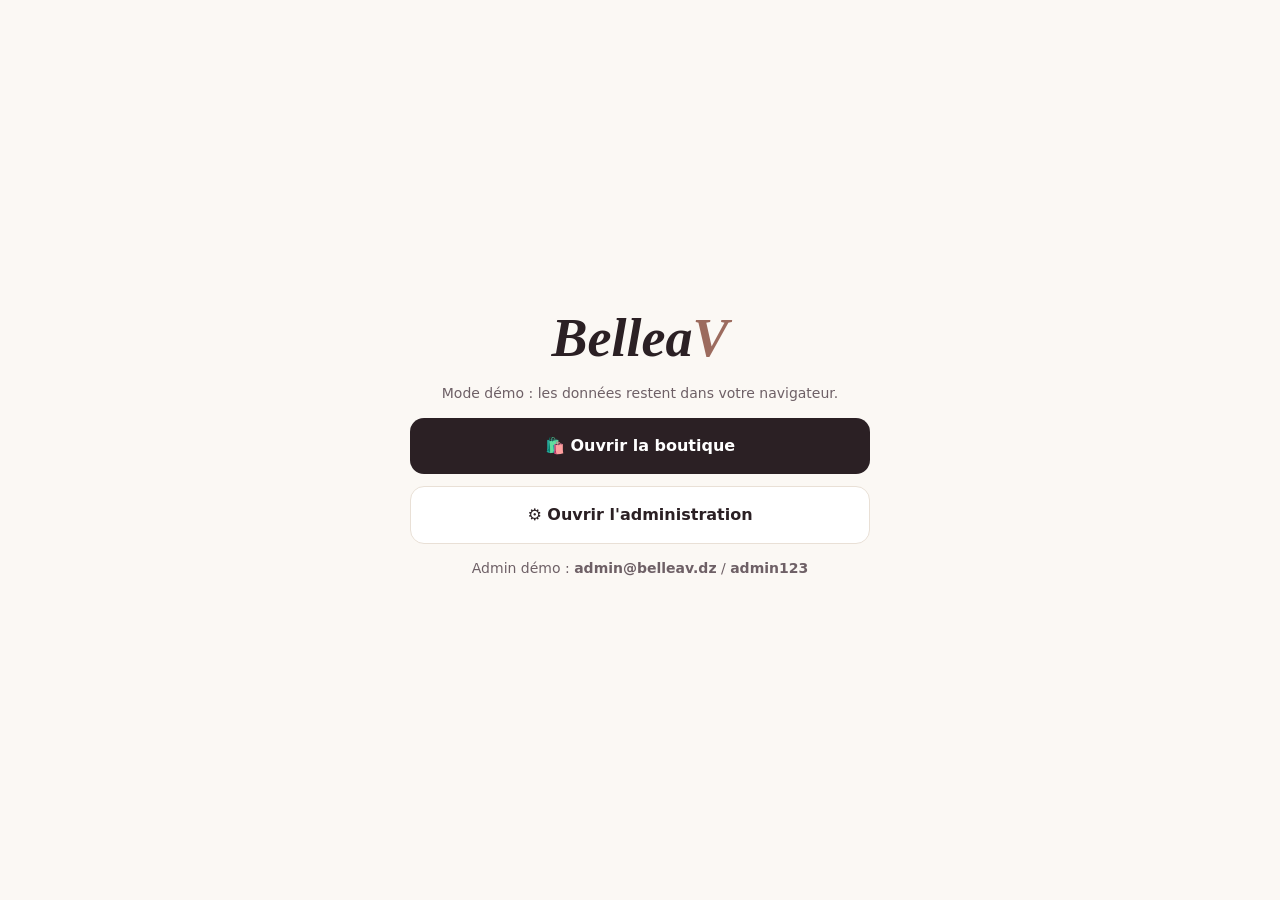
<file: index.html>
<!doctype html>
<html lang="fr">
<head>
<meta charset="utf-8">
<meta name="viewport" content="width=device-width, initial-scale=1">
<title>BelleaV — Plateforme</title>
<style>
  body { margin: 0; min-height: 100vh; display: grid; place-items: center; background: #fbf8f4; color: #2b2024; font: 16px/1.5 system-ui, sans-serif; padding: 16px; box-sizing: border-box; }
  .box { max-width: 460px; width: 100%; text-align: center; }
  h1 { font: italic 600 54px Georgia, serif; margin: 0 0 8px; } h1 span { color: #9c6b5e; }
  a { display: block; margin: 12px 0; padding: 16px; border-radius: 14px; text-decoration: none; font-weight: 600; }
  .shop { background: #2b2024; color: #fff; } .admin { background: #fff; color: #2b2024; border: 1px solid #e9e0d6; }
  p { color: #6e6066; font-size: 14px; }
</style>
</head>
<body>
  <div class="box">
    <h1>Bellea<span>V</span></h1>
    <p>Mode démo : les données restent dans votre navigateur.</p>
    <a class="shop" href="boutique/">🛍️ Ouvrir la boutique</a>
    <a class="admin" href="admin/">⚙️ Ouvrir l'administration</a>
    <p>Admin démo : <b>admin@belleav.dz</b> / <b>admin123</b></p>
  </div>
</body>
</html>
</file>
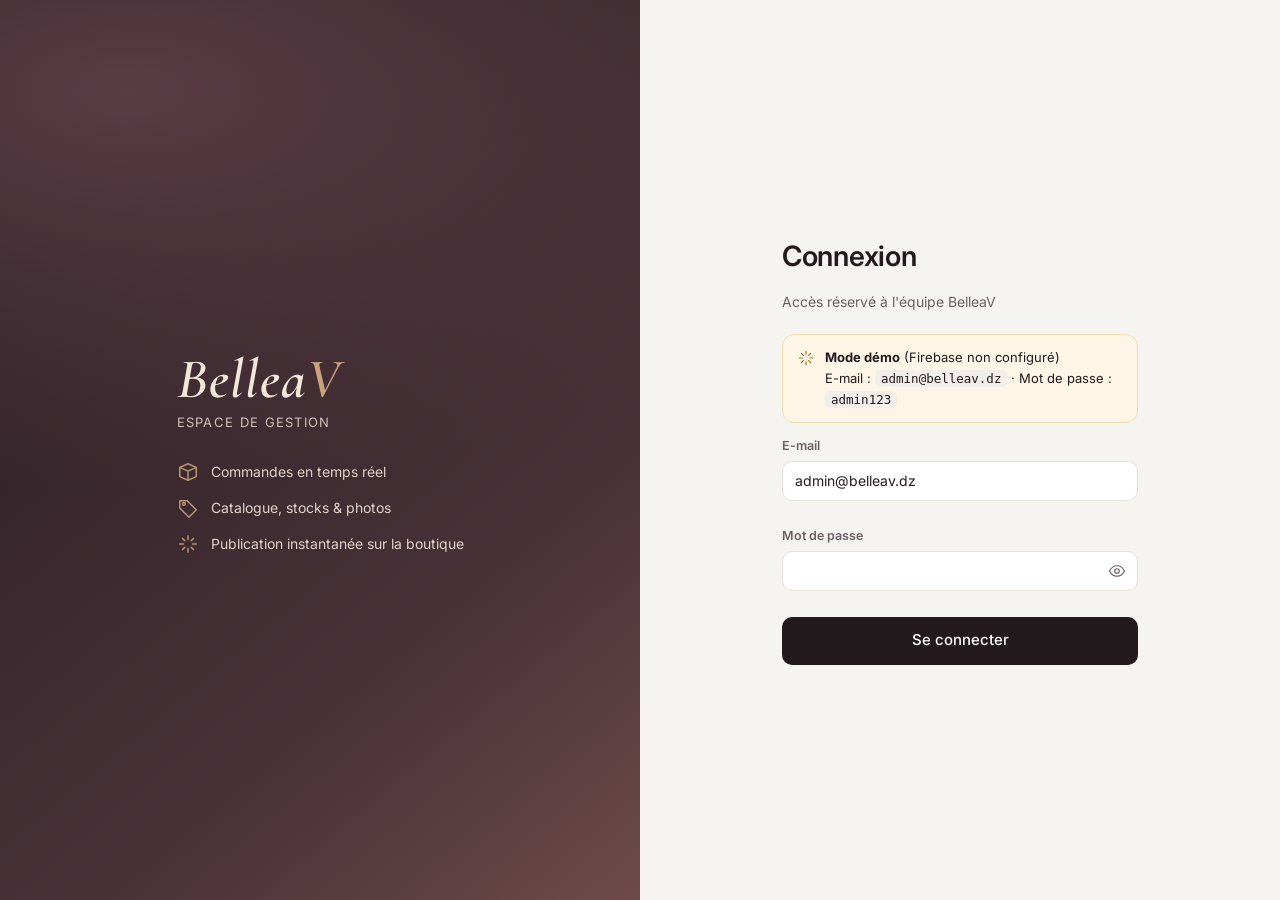
<file: admin/index.html>
<!doctype html>
<html lang="fr">
<head>
<meta charset="utf-8">
<meta name="viewport" content="width=device-width, initial-scale=1">
<meta name="robots" content="noindex, nofollow">
<title>BelleaV Admin</title>
<meta name="theme-color" content="#2b2024">
<link rel="icon" href="data:image/svg+xml,%3Csvg xmlns='http://www.w3.org/2000/svg' viewBox='0 0 64 64'%3E%3Crect width='64' height='64' rx='14' fill='%232b2024'/%3E%3Ctext x='31' y='43' text-anchor='middle' font-family='Georgia' font-style='italic' font-size='30' fill='%23f3e7da'%3EB%3Ctspan fill='%23c9a27e'%3EV%3C/tspan%3E%3C/text%3E%3C/svg%3E">
<link rel="preconnect" href="https://fonts.googleapis.com">
<link rel="preconnect" href="https://fonts.gstatic.com" crossorigin>
<link href="https://fonts.googleapis.com/css2?family=Cormorant+Garamond:ital,wght@1,600&family=Inter:wght@400;500;600;700&display=swap" rel="stylesheet">
<link rel="stylesheet" href="css/admin.css">
</head>
<body>
<div id="root"><div class="loading full"><span class="spin"></span></div></div>
<div id="toasts" class="toasts" aria-live="polite"></div>
<script type="module" src="js/app.js"></script>
</body>
</html>
</file>
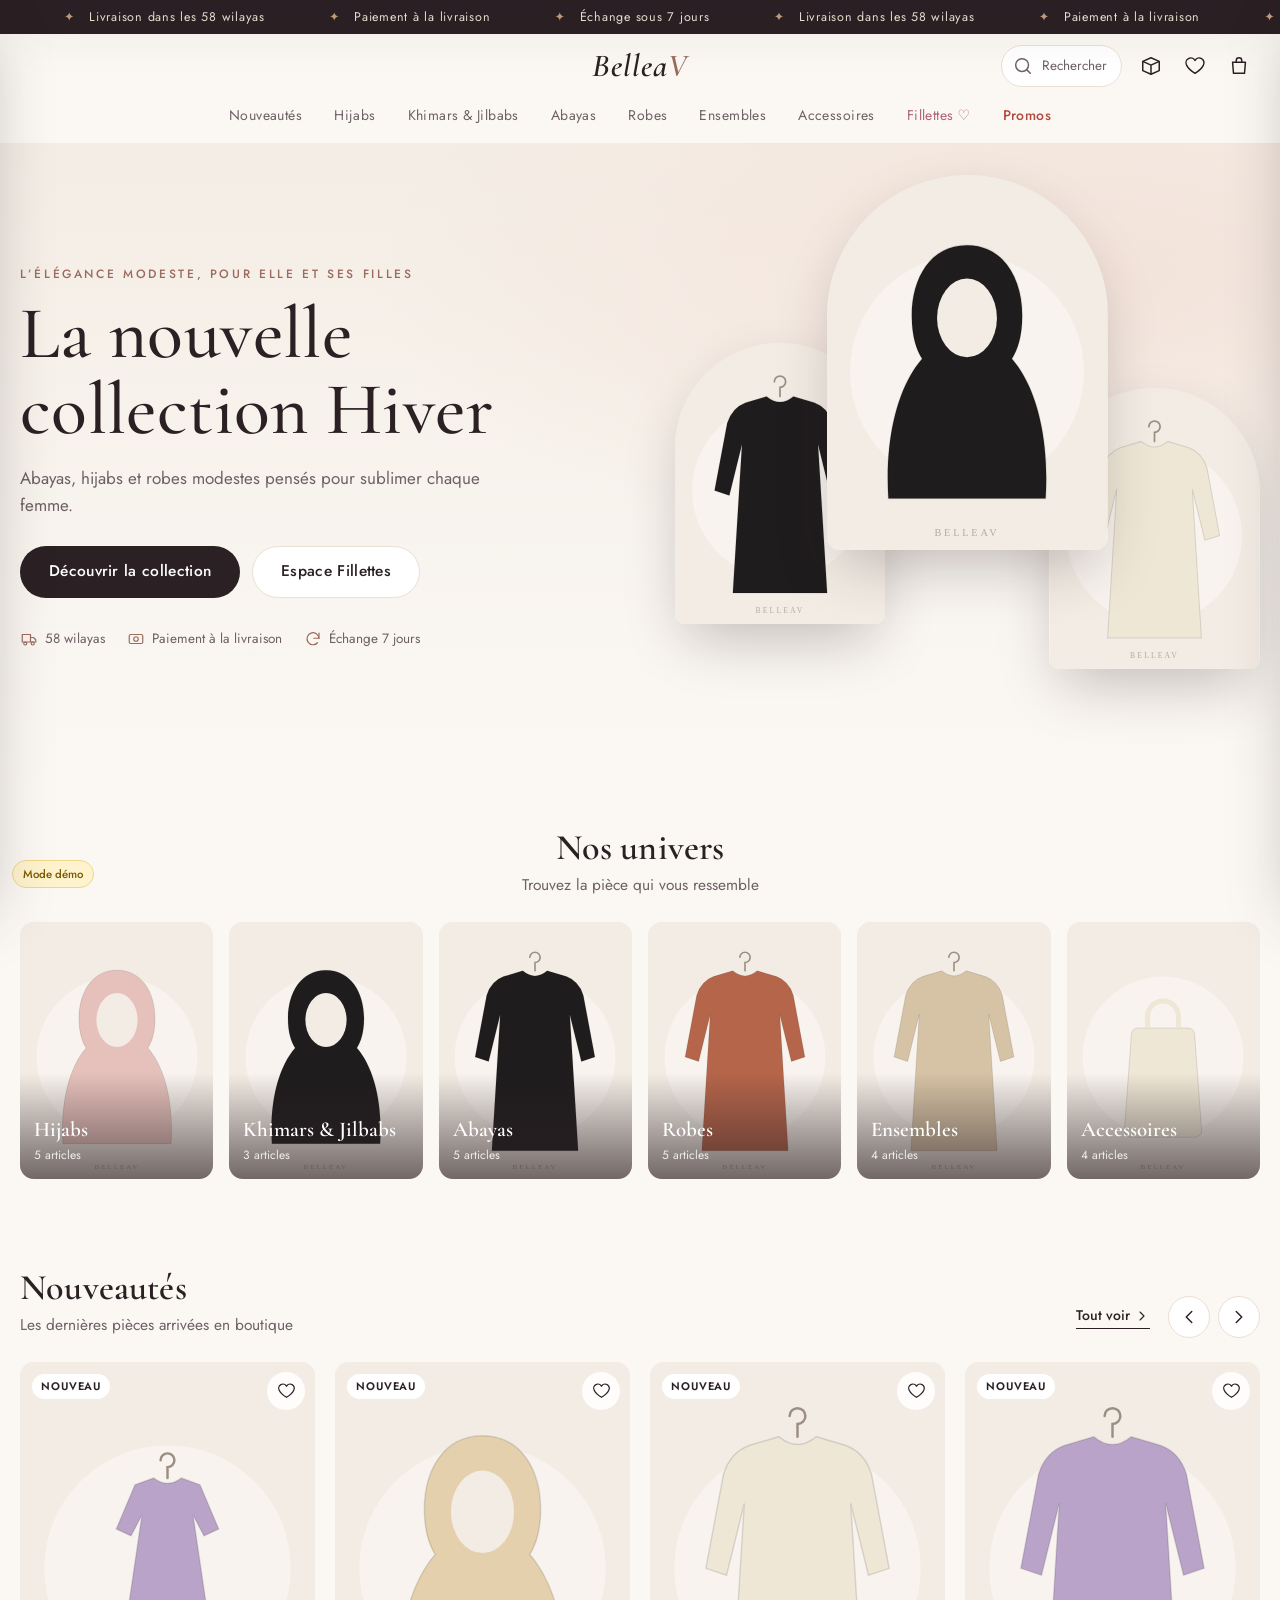
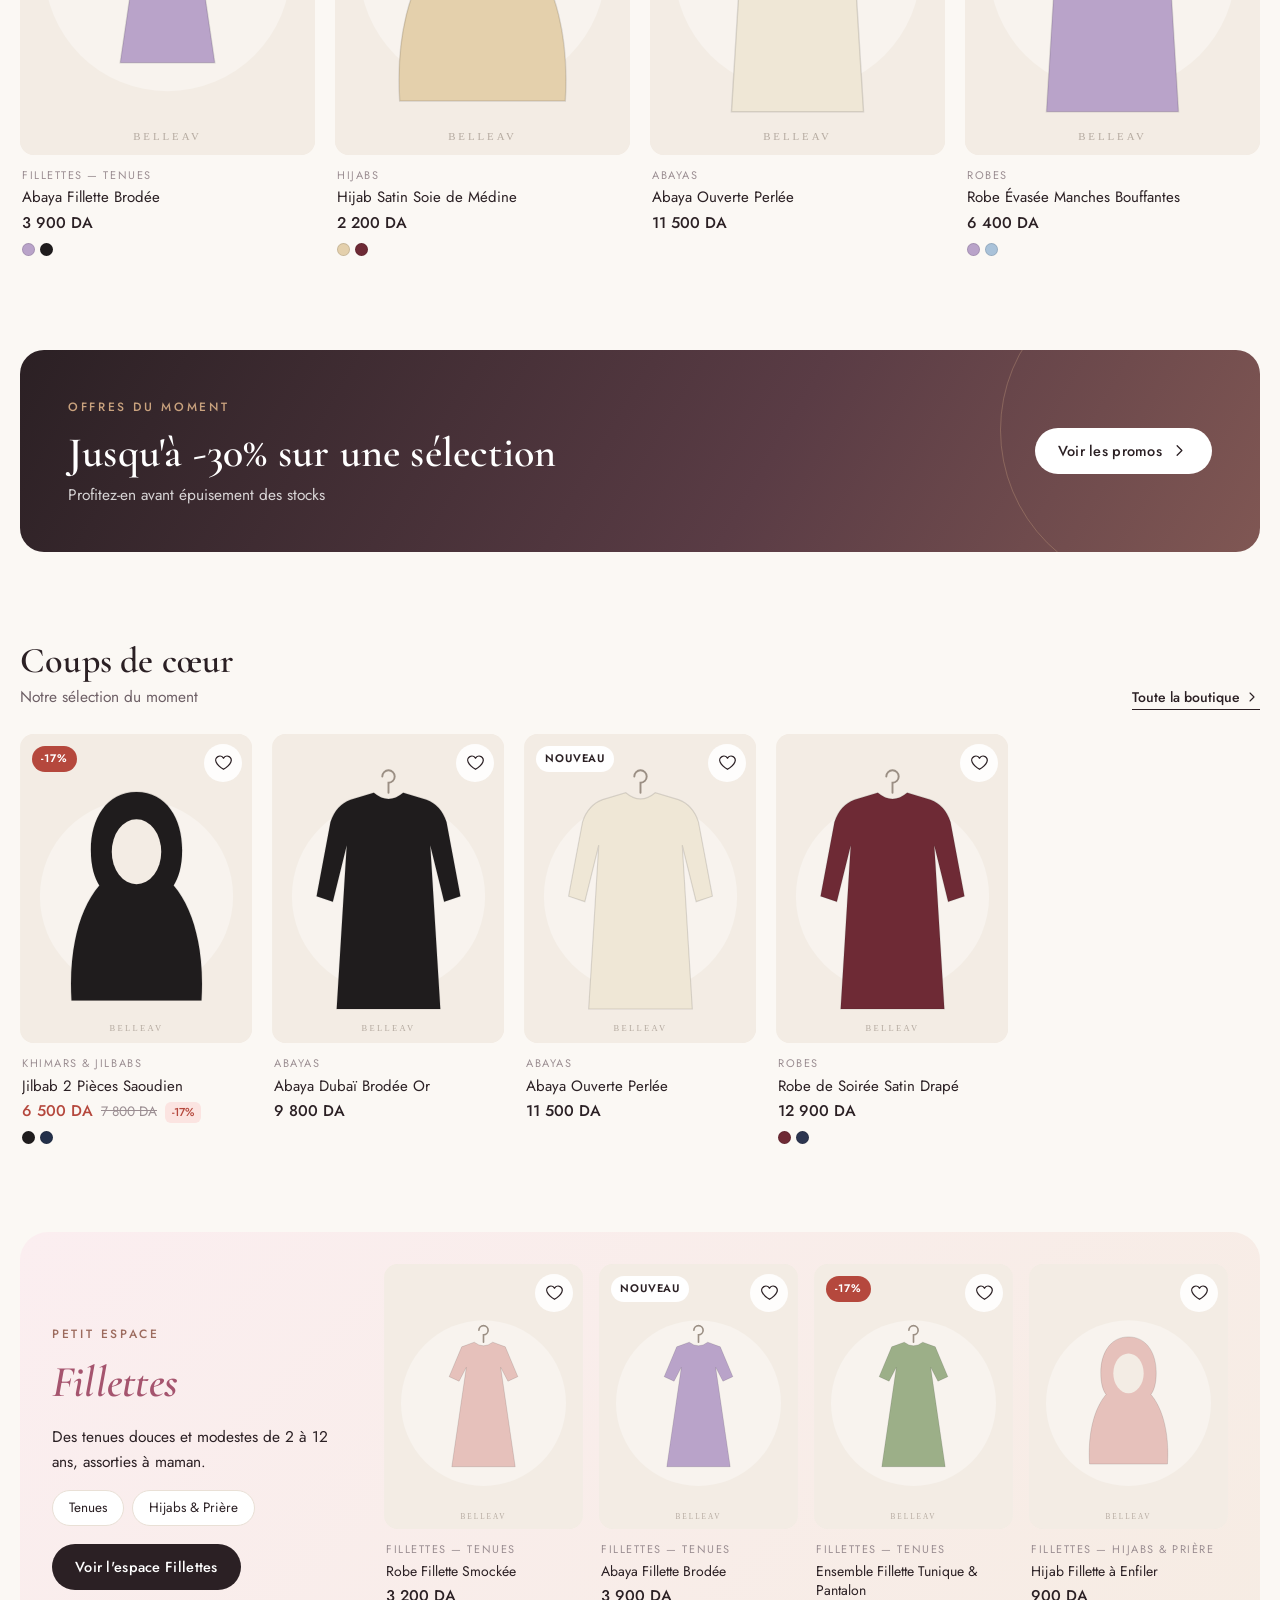
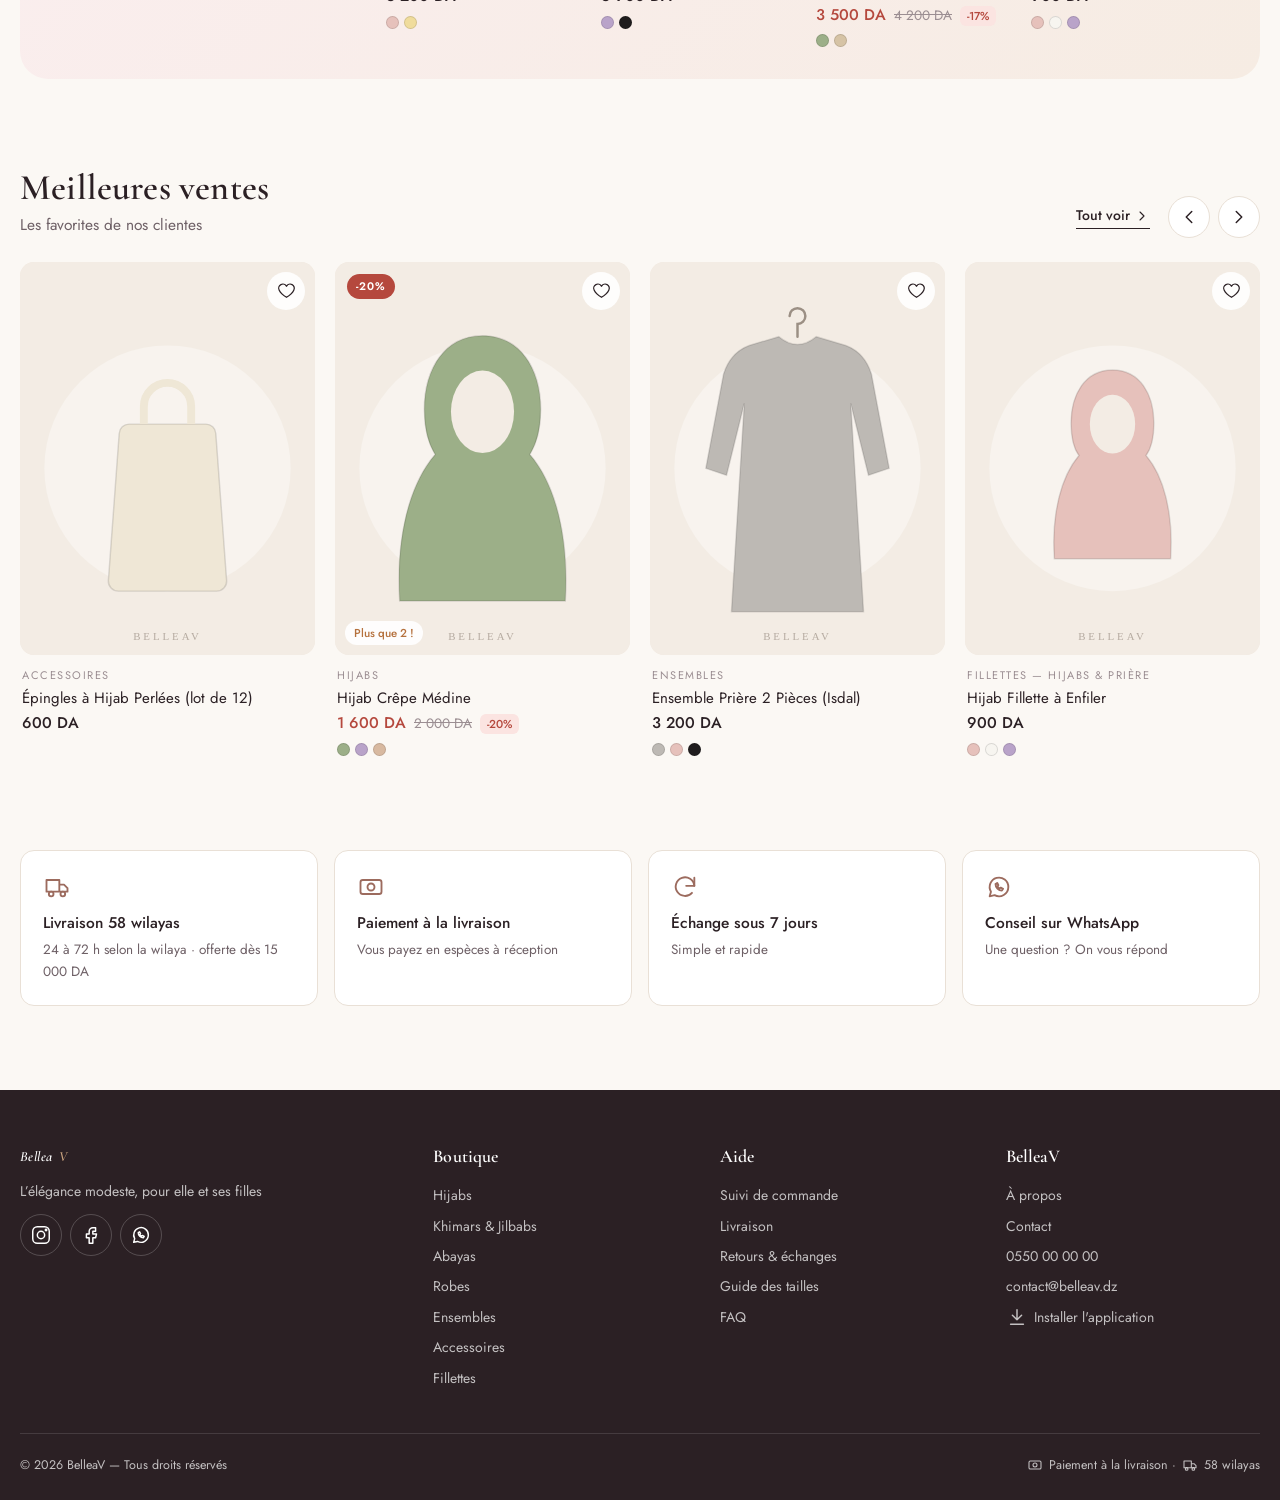
<file: boutique/index.html>
<!doctype html>
<html lang="fr">
<head>
<meta charset="utf-8">
<meta name="viewport" content="width=device-width, initial-scale=1, viewport-fit=cover">
<title>BelleaV — Mode modeste, hijabs & abayas</title>
<meta name="description" content="BelleaV : hijabs, abayas, khimars, robes et tenues modestes pour femmes et fillettes. Livraison 58 wilayas, paiement à la livraison.">
<meta name="theme-color" content="#2b2024">
<meta property="og:title" content="BelleaV — Mode modeste">
<meta property="og:description" content="Hijabs, abayas, robes modestes et espace fillettes. Paiement à la livraison.">
<meta property="og:image" content="icons/icon-512.png">
<meta name="apple-mobile-web-app-capable" content="yes">
<meta name="apple-mobile-web-app-title" content="BelleaV">
<link rel="manifest" href="manifest.webmanifest">
<link rel="icon" href="icons/icon.svg" type="image/svg+xml">
<link rel="apple-touch-icon" href="icons/icon-192.png">
<link rel="preconnect" href="https://fonts.googleapis.com">
<link rel="preconnect" href="https://fonts.gstatic.com" crossorigin>
<link href="https://fonts.googleapis.com/css2?family=Cormorant+Garamond:ital,wght@0,500;0,600;0,700;1,500&family=Jost:wght@300;400;500;600&display=swap" rel="stylesheet">
<link rel="stylesheet" href="css/style.css">
</head>
<body>
<a href="#view" class="skip">Aller au contenu</a>
<div id="announce" class="announce" hidden></div>
<header class="header" id="header">
  <div class="container header-row">
    <button class="icon-btn only-mobile" id="menuBtn" aria-label="Menu"><svg viewBox="0 0 24 24" width="22" height="22" fill="none" stroke="currentColor" stroke-width="1.6" stroke-linecap="round"><path d="M4 7h16M4 12h16M4 17h10"/></svg></button>
    <a href="#/" class="logo" aria-label="BelleaV accueil">Bellea<span>V</span></a>
    <div class="header-actions">
      <button class="icon-btn search-trigger" data-open-search aria-label="Rechercher"><svg viewBox="0 0 24 24" width="22" height="22" fill="none" stroke="currentColor" stroke-width="1.6" stroke-linecap="round"><circle cx="11" cy="11" r="7"/><path d="m20 20-3.5-3.5"/></svg><span class="hide-sm">Rechercher</span></button>
      <a href="#/suivi" class="icon-btn hide-sm" aria-label="Suivi de commande" title="Suivi de commande"><svg viewBox="0 0 24 24" width="22" height="22" fill="none" stroke="currentColor" stroke-width="1.6" stroke-linejoin="round"><path d="M3 7l9-4 9 4v10l-9 4-9-4V7Z"/><path d="m3 7 9 4 9-4M12 11v10"/></svg></a>
      <a href="#/favoris" class="icon-btn hide-sm" aria-label="Favoris"><svg viewBox="0 0 24 24" width="22" height="22" fill="none" stroke="currentColor" stroke-width="1.6" stroke-linejoin="round"><path d="M12 20s-7-4.4-9.2-9A5 5 0 0 1 12 6a5 5 0 0 1 9.2 5c-2.2 4.6-9.2 9-9.2 9Z"/></svg><span class="badge" data-count="wish"></span></a>
      <button class="icon-btn" id="cartBtn" aria-label="Panier"><svg viewBox="0 0 24 24" width="22" height="22" fill="none" stroke="currentColor" stroke-width="1.6" stroke-linejoin="round"><path d="M5 8h14l-1 12H6L5 8Z"/><path d="M9 8V6a3 3 0 0 1 6 0v2"/></svg><span class="badge" data-count="cart"></span></button>
    </div>
  </div>
  <nav class="main-nav" id="mainNav" aria-label="Catégories"></nav>
</header>

<main id="view" tabindex="-1"><div class="boot"><span class="spinner"></span></div></main>
<footer class="footer" id="footer"></footer>

<nav class="bottom-nav" aria-label="Navigation">
  <a href="#/"><svg viewBox="0 0 24 24" width="22" height="22" fill="none" stroke="currentColor" stroke-width="1.6" stroke-linejoin="round"><path d="M4 11 12 4l8 7v9h-5v-6H9v6H4v-9Z"/></svg>Accueil</a>
  <a href="#/boutique"><svg viewBox="0 0 24 24" width="22" height="22" fill="none" stroke="currentColor" stroke-width="1.6"><rect x="4" y="4" width="7" height="7" rx="1"/><rect x="13" y="4" width="7" height="7" rx="1"/><rect x="4" y="13" width="7" height="7" rx="1"/><rect x="13" y="13" width="7" height="7" rx="1"/></svg>Boutique</a>
  <a href="#" data-open-search><svg viewBox="0 0 24 24" width="22" height="22" fill="none" stroke="currentColor" stroke-width="1.6" stroke-linecap="round"><circle cx="11" cy="11" r="7"/><path d="m20 20-3.5-3.5"/></svg>Recherche</a>
  <a href="#/favoris"><svg viewBox="0 0 24 24" width="22" height="22" fill="none" stroke="currentColor" stroke-width="1.6" stroke-linejoin="round"><path d="M12 20s-7-4.4-9.2-9A5 5 0 0 1 12 6a5 5 0 0 1 9.2 5c-2.2 4.6-9.2 9-9.2 9Z"/></svg>Favoris<span class="badge" data-count="wish"></span></a>
  <a href="#/panier"><svg viewBox="0 0 24 24" width="22" height="22" fill="none" stroke="currentColor" stroke-width="1.6" stroke-linejoin="round"><path d="M5 8h14l-1 12H6L5 8Z"/><path d="M9 8V6a3 3 0 0 1 6 0v2"/></svg>Panier<span class="badge" data-count="cart"></span></a>
</nav>

<div class="overlay" id="overlay"></div>
<aside class="drawer drawer-right" id="cartDrawer" aria-label="Panier"></aside>
<aside class="drawer drawer-left" id="menuDrawer" aria-label="Menu"></aside>
<div class="search-panel" id="searchPanel" role="dialog" aria-label="Recherche"></div>
<div class="modal" id="modal"></div>
<div class="toasts" id="toasts" aria-live="polite"></div>
<noscript><p style="padding:2rem;text-align:center">Veuillez activer JavaScript pour utiliser la boutique BelleaV.</p></noscript>
<script type="module" src="js/app.js"></script>
</body>
</html>
</file>
<file: admin/css/admin.css>
/* BelleaV Admin */
:root {
  --bg: #f6f4f1; --surface: #fff; --soft: #f2eee9; --line: #e7e1da; --ink: #231a1e; --ink-2: #6b6064; --ink-3: #9a9094;
  --accent: #9c6b5e; --accent-d: #84564a; --gold: #c9a27e;
  --blue: #3c5bb5; --teal: #2a7a8c; --amber: #b07316; --violet: #6b4aa8; --green: #3f7d55; --red: #b8443a; --grey: #6b6064;
  --r: 14px; --side: 248px; --shadow: 0 1px 2px rgba(0,0,0,.04), 0 6px 20px -8px rgba(35,26,30,.12);
  --font: 'Inter', system-ui, -apple-system, 'Segoe UI', sans-serif;
}
* { box-sizing: border-box; }
body { margin: 0; background: var(--bg); color: var(--ink); font: 14px/1.5 var(--font); -webkit-font-smoothing: antialiased; }
body.lock { overflow: hidden; }
a { color: inherit; text-decoration: none; }
button, input, select, textarea { font: inherit; color: inherit; }
button { cursor: pointer; background: none; border: 0; padding: 0; }
button:disabled { cursor: not-allowed; opacity: .45; }
h1, h2, h3, h4 { margin: 0; font-weight: 600; letter-spacing: -.01em; }
h2 { font-size: 22px; } h3 { font-size: 16px; } h4 { font-size: 14px; margin-bottom: 12px; }
p { margin: 0 0 8px; }
code { background: var(--soft); padding: 1px 6px; border-radius: 5px; font-size: 12.5px; }
:focus-visible { outline: 2px solid var(--accent); outline-offset: 2px; }
.muted { color: var(--ink-2); } .small { font-size: 12.5px; } .center { text-align: center; }
.mono { font-family: ui-monospace, 'SF Mono', Menlo, monospace; font-weight: 600; letter-spacing: .02em; }
.grow { flex: 1; } .mb { margin-bottom: 18px; } .pad { padding: 16px 18px; }
.red-t { color: var(--red); } .amber-t { color: var(--amber); } .danger-t { color: var(--red) !important; }
.link { color: var(--accent); font-weight: 500; font-size: 13px; text-decoration: underline; text-underline-offset: 3px; }
.ellipsis { display: block; max-width: 260px; white-space: nowrap; overflow: hidden; text-overflow: ellipsis; }
.brand { font: italic 600 28px 'Cormorant Garamond', Georgia, serif; letter-spacing: .02em; }
.brand span { color: var(--gold); }
.brand.big { font-size: 56px; }
.only-sm { display: none !important; }
.spin { width: 18px; height: 18px; border: 2px solid currentColor; border-right-color: transparent; border-radius: 50%; display: inline-block; animation: spin .7s linear infinite; vertical-align: -4px; }
@keyframes spin { to { transform: rotate(360deg); } }
.loading { display: grid; place-items: center; padding: 80px; color: var(--accent); gap: 12px; }
.loading.full { min-height: 100vh; }

/* Boutons */
.btn { display: inline-flex; align-items: center; justify-content: center; gap: 7px; height: 40px; padding: 0 16px; border-radius: 10px; font-weight: 500; font-size: 13.5px; border: 1px solid transparent; transition: .15s; white-space: nowrap; }
.btn svg { width: 17px; height: 17px; }
.btn.primary { background: var(--ink); color: #fff; }
.btn.primary:hover:not(:disabled) { background: #3d2f35; }
.btn.ghost { background: var(--surface); border-color: var(--line); }
.btn.ghost:hover:not(:disabled) { border-color: var(--ink-3); }
.btn.danger { background: var(--red); color: #fff; }
.btn.wa { background: #1f9d55; color: #fff; }
.btn.wa:hover { background: #188a49; }
.btn.sm { height: 34px; padding: 0 12px; font-size: 13px; }
.btn.lg { height: 48px; font-size: 15px; }
.btn.block { width: 100%; }
.ibtn { width: 34px; height: 34px; border-radius: 9px; display: inline-grid; place-items: center; color: var(--ink-2); transition: .15s; flex: none; }
.ibtn:hover:not(:disabled) { background: var(--soft); color: var(--ink); }
.ibtn svg { width: 18px; height: 18px; }
.row-btns { display: flex; gap: 8px; align-items: center; }
.row-btns.wrap { flex-wrap: wrap; }

/* Connexion */
.login { min-height: 100vh; display: grid; grid-template-columns: 1fr 1fr; }
.login-art { background: radial-gradient(800px 400px at 20% 10%, #5a3c45, transparent), linear-gradient(140deg, #231a1e, #4a3239 70%, #9c6b5e 140%); color: #f3e7da; display: grid; place-items: center; padding: 40px; }
.login-art p { font-size: 18px; opacity: .8; margin: 0 0 28px; letter-spacing: .1em; text-transform: uppercase; font-size: 13px; }
.login-art ul { list-style: none; padding: 0; margin: 0; display: grid; gap: 14px; }
.login-art li { display: flex; gap: 12px; align-items: center; opacity: .9; }
.login-art svg { color: var(--gold); }
.login-form { align-self: center; justify-self: center; width: min(420px, 100%); padding: 32px; display: flex; flex-direction: column; gap: 14px; }
.login-form.wide { width: min(560px, 100%); grid-column: 1 / -1; background: var(--surface); border-radius: 20px; box-shadow: var(--shadow); }
.login-form h1 { font-size: 28px; }
.note { display: flex; gap: 10px; padding: 12px 14px; border-radius: 12px; background: #fdf6e7; border: 1px solid #f1dfb2; font-size: 13px; line-height: 1.6; }
.note svg { color: var(--amber); flex: none; width: 18px; }
.note.err { background: #fbeceb; border-color: #f1c7c3; color: var(--red); }
.copy { cursor: pointer; }
.pw { position: relative; }
.pw input { padding-right: 44px !important; }
.pw .ibtn { position: absolute; right: 4px; top: 50%; transform: translateY(-50%); }

/* Structure */
.side { position: fixed; inset: 0 auto 0 0; width: var(--side); background: var(--ink); color: rgba(255,255,255,.75); display: flex; flex-direction: column; z-index: 40; }
.side-top { display: flex; align-items: center; gap: 10px; padding: 20px 22px 18px; color: #fff; }
.tag-admin { font-size: 10.5px; letter-spacing: .12em; text-transform: uppercase; background: rgba(255,255,255,.1); padding: 3px 8px; border-radius: 6px; }
.side-nav { flex: 1; padding: 6px 12px; display: flex; flex-direction: column; gap: 2px; overflow-y: auto; }
.side-nav a { display: flex; align-items: center; gap: 12px; padding: 10px 12px; border-radius: 10px; font-weight: 500; transition: .15s; }
.side-nav a svg { width: 19px; height: 19px; opacity: .8; }
.side-nav a:hover { background: rgba(255,255,255,.06); color: #fff; }
.side-nav a.on { background: rgba(255,255,255,.1); color: #fff; box-shadow: inset 3px 0 0 var(--gold); }
.nbadge { margin-left: auto; background: var(--gold); color: var(--ink); font-size: 11px; min-width: 20px; height: 20px; border-radius: 10px; display: none; place-items: center; padding: 0 6px; }
.nbadge.show { display: grid; }
.side-foot { padding: 12px; border-top: 1px solid rgba(255,255,255,.08); }
.side-shop { display: flex; align-items: center; gap: 10px; padding: 10px 12px; border-radius: 10px; font-size: 13px; }
.side-shop:hover { background: rgba(255,255,255,.06); color: #fff; }
.side-shop svg { width: 18px; }
.me { display: flex; align-items: center; gap: 10px; padding: 10px 8px 4px; }
.me div { flex: 1; min-width: 0; display: flex; flex-direction: column; }
.me b { color: #fff; font-weight: 500; font-size: 12.5px; white-space: nowrap; overflow: hidden; text-overflow: ellipsis; }
.me small { font-size: 11px; opacity: .6; }
.me .ibtn { color: rgba(255,255,255,.6); }
.me .ibtn:hover { background: rgba(255,255,255,.08); color: #fff; }
.avatar { width: 34px; height: 34px; border-radius: 50%; background: var(--accent); color: #fff; display: grid; place-items: center; font-weight: 600; flex: none; }
.side-bg { display: none; }
.main { margin-left: var(--side); min-height: 100vh; display: flex; flex-direction: column; }
.top { position: sticky; top: 0; z-index: 30; display: flex; align-items: center; gap: 16px; padding: 12px 28px; background: rgba(246,244,241,.9); backdrop-filter: blur(10px); border-bottom: 1px solid var(--line); }
.top h1 { font-size: 18px; white-space: nowrap; }
.gsearch { position: relative; flex: 1; max-width: 460px; margin-left: auto; }
.gsearch > span { position: absolute; left: 12px; top: 50%; transform: translateY(-50%); color: var(--ink-3); display: flex; }
.gsearch > span svg { width: 17px; }
.gsearch input { width: 100%; height: 40px; border: 1px solid var(--line); border-radius: 10px; padding: 0 12px 0 38px; background: var(--surface); }
.gsearch input:focus { outline: 0; border-color: var(--ink-3); }
.gres { position: absolute; top: calc(100% + 6px); left: 0; right: 0; background: var(--surface); border: 1px solid var(--line); border-radius: 12px; box-shadow: var(--shadow); padding: 6px; display: none; max-height: 70vh; overflow-y: auto; }
.gres.open { display: block; }
.gres h6 { font-size: 11px; letter-spacing: .1em; text-transform: uppercase; color: var(--ink-3); margin: 8px 8px 4px; }
.gres a { display: flex; align-items: center; gap: 10px; padding: 8px; border-radius: 8px; }
.gres a:hover { background: var(--soft); }
.gres a span { flex: 1; color: var(--ink-2); font-size: 13px; white-space: nowrap; overflow: hidden; text-overflow: ellipsis; }
.pub { display: flex; align-items: center; gap: 10px; }
.pub-state { display: flex; align-items: center; gap: 7px; font-size: 12.5px; font-weight: 500; white-space: nowrap; }
.pub-state i { width: 8px; height: 8px; border-radius: 50%; background: var(--green); }
.pub-state.dirty i { background: var(--amber); box-shadow: 0 0 0 4px rgba(176,115,22,.15); }
.pub-state.busy i { background: var(--blue); animation: pulse 1s infinite; }
.pub-state small { color: var(--ink-3); font-weight: 400; }
@keyframes pulse { 50% { opacity: .3; } }
.demo-bar { background: #fdf6e7; border-bottom: 1px solid #f1dfb2; padding: 8px 28px; font-size: 12.5px; }
.demo-bar svg { width: 15px; height: 15px; color: var(--amber); vertical-align: -3px; }
.content { padding: 24px 28px 60px; flex: 1; width: 100%; max-width: 1500px; }
.page-head { display: flex; align-items: flex-end; justify-content: space-between; gap: 16px; margin-bottom: 18px; flex-wrap: wrap; }
.page-head p { margin: 2px 0 0; }

/* Cartes, KPI, graphiques */
.card { background: var(--surface); border: 1px solid var(--line); border-radius: var(--r); padding: 18px; }
.card.flush { padding: 0; overflow: hidden; }
.card-h { display: flex; justify-content: space-between; align-items: center; margin-bottom: 14px; gap: 10px; }
.card.flush .card-h { margin: 0; border-bottom: 1px solid var(--line); }
.kpis { display: grid; grid-template-columns: repeat(4, 1fr); gap: 14px; margin-bottom: 18px; }
.kpis.sm { grid-template-columns: repeat(3, 1fr); }
.kpi { background: var(--surface); border: 1px solid var(--line); border-radius: var(--r); padding: 16px 18px; display: flex; flex-direction: column; gap: 2px; position: relative; }
.kpi span { color: var(--ink-2); font-size: 12.5px; font-weight: 500; }
.kpi b { font-size: 24px; font-weight: 700; letter-spacing: -.02em; }
.kpi small { color: var(--ink-3); font-size: 11.5px; }
.delta { position: absolute; top: 16px; right: 16px; font-size: 11.5px; font-weight: 600; padding: 2px 7px; border-radius: 6px; }
.delta.up { background: #e9f3ec; color: var(--green); }
.delta.down { background: #fbeceb; color: var(--red); }
.dgrid { display: grid; grid-template-columns: repeat(3, 1fr); gap: 14px; }
.span2 { grid-column: span 2; }
.chart { width: 100%; height: auto; display: block; }
.chart .grid { stroke: var(--line); stroke-dasharray: 3 4; }
.chart .bar { fill: var(--accent); opacity: .85; transition: .15s; }
.chart .bar:hover { opacity: 1; fill: var(--ink); }
.chart text { font-size: 10px; fill: var(--ink-3); }
.hbars { display: flex; flex-direction: column; gap: 10px; }
.hbar { display: grid; grid-template-columns: 110px 1fr 34px; align-items: center; gap: 10px; font-size: 13px; }
.hbar i { height: 8px; background: var(--soft); border-radius: 4px; overflow: hidden; }
.hbar em { display: block; height: 100%; border-radius: 4px; }
.hbar b { text-align: right; }
.toplist, .lowlist { list-style: none; margin: 0; padding: 0; display: flex; flex-direction: column; gap: 10px; }
.toplist li, .lowlist a { display: flex; align-items: center; gap: 10px; }
.toplist em { font-style: normal; color: var(--ink-3); width: 16px; font-weight: 600; }
.toplist img, .lowlist img { width: 36px; height: 46px; object-fit: cover; border-radius: 6px; background: var(--soft); flex: none; }
.toplist span, .lowlist span { flex: 1; min-width: 0; display: flex; flex-direction: column; }
.toplist b, .lowlist b { font-weight: 500; white-space: nowrap; overflow: hidden; text-overflow: ellipsis; }
.toplist small, .lowlist small { color: var(--ink-3); font-size: 12px; }
.lowlist em { font-style: normal; font-weight: 700; padding: 2px 9px; border-radius: 8px; }
.lowlist em.red { background: #fbeceb; color: var(--red); } .lowlist em.amber { background: #fcf2e1; color: var(--amber); }
.alerts { display: grid; grid-template-columns: repeat(auto-fit, minmax(260px, 1fr)); gap: 12px; margin-bottom: 18px; }
.alert { display: flex; align-items: center; gap: 12px; padding: 14px 16px; border-radius: 12px; border: 1px solid; }
.alert div { flex: 1; display: flex; flex-direction: column; }
.alert small { opacity: .8; font-size: 12px; }
.alert svg { flex: none; width: 20px; }
.alert.blue { background: #eef2fc; border-color: #d4def6; color: var(--blue); }
.alert.amber { background: #fdf5e6; border-color: #f2e0bb; color: var(--amber); }
.alert.violet { background: #f3effa; border-color: #e0d6f1; color: var(--violet); }
.c-blue { background: var(--blue); } .c-teal { background: var(--teal); } .c-amber { background: var(--amber); } .c-violet { background: var(--violet); } .c-green { background: var(--green); } .c-red { background: var(--red); } .c-grey { background: var(--grey); } .c-accent { background: var(--accent); }
.chip-st { display: inline-flex; align-items: center; font-size: 11.5px; font-weight: 600; padding: 3px 9px; border-radius: 999px; white-space: nowrap; color: #fff; }
.chip-st.c-blue { background: #e8eefb; color: var(--blue); } .chip-st.c-teal { background: #e4f1f4; color: var(--teal); } .chip-st.c-amber { background: #fcf2e1; color: var(--amber); } .chip-st.c-violet { background: #efe9f8; color: var(--violet); } .chip-st.c-green { background: #e6f2ea; color: var(--green); } .chip-st.c-red { background: #fbeceb; color: var(--red); } .chip-st.c-grey { background: var(--soft); color: var(--ink-2); }
.dot { width: 8px; height: 8px; border-radius: 50%; display: inline-block; }
.mini-tag { display: inline-block; font-size: 10.5px; font-weight: 600; padding: 1px 7px; border-radius: 6px; background: var(--soft); color: var(--ink-2); margin-left: 6px; vertical-align: 1px; }
.mini-tag.red { background: #fbeceb; color: var(--red); } .mini-tag.green { background: #e6f2ea; color: var(--green); } .mini-tag.amber { background: #fcf2e1; color: var(--amber); }

/* Barres d'outils, onglets, segments */
.tabs { display: flex; gap: 4px; border-bottom: 1px solid var(--line); margin-bottom: 16px; overflow-x: auto; scrollbar-width: none; }
.tabs button { display: flex; align-items: center; gap: 7px; padding: 10px 14px; font-weight: 500; color: var(--ink-2); border-bottom: 2px solid transparent; margin-bottom: -1px; white-space: nowrap; }
.tabs button:hover { color: var(--ink); }
.tabs button.on { color: var(--ink); border-color: var(--ink); }
.tabs b { font-size: 11.5px; background: var(--soft); padding: 1px 7px; border-radius: 999px; font-weight: 600; }
.seg { display: inline-flex; background: var(--soft); border-radius: 10px; padding: 3px; }
.seg button { padding: 6px 12px; border-radius: 8px; font-weight: 500; font-size: 13px; color: var(--ink-2); white-space: nowrap; }
.seg button.on { background: var(--surface); color: var(--ink); box-shadow: 0 1px 3px rgba(0,0,0,.08); }
.toolbar { display: flex; gap: 10px; align-items: center; flex-wrap: wrap; margin-bottom: 14px; }
.toolbar select, .toolbar .date input, .bulk select, .bulk input { height: 38px; border: 1px solid var(--line); border-radius: 10px; padding: 0 10px; background: var(--surface); }
.toolbar .date { display: flex; align-items: center; gap: 6px; color: var(--ink-2); font-size: 13px; }
.search { display: flex; align-items: center; gap: 8px; height: 38px; border: 1px solid var(--line); border-radius: 10px; padding: 0 12px; background: var(--surface); flex: 1; min-width: 220px; max-width: 360px; }
.search svg { width: 17px; color: var(--ink-3); flex: none; }
.search input { border: 0; outline: 0; background: none; width: 100%; }
.bulk { display: none; align-items: center; gap: 10px; flex-wrap: wrap; background: var(--ink); color: #fff; padding: 10px 14px; border-radius: 12px; margin-bottom: 12px; }
.bulk.show { display: flex; animation: slide .2s; }
.bulk.static { background: var(--soft); color: var(--ink); }
.bulk .btn.ghost { background: rgba(255,255,255,.1); border-color: rgba(255,255,255,.2); color: #fff; }
.bulk.static .btn.ghost { background: var(--surface); color: var(--ink); border-color: var(--line); }
.bulk select, .bulk input { height: 34px; color: var(--ink); width: 130px; }
.bulk .link { color: var(--gold); }
@keyframes slide { from { opacity: 0; transform: translateY(-4px); } }

/* Tableaux */
.table-wrap { overflow-x: auto; }
.tbl { width: 100%; border-collapse: collapse; }
.tbl th { text-align: left; font-size: 11.5px; font-weight: 600; letter-spacing: .04em; text-transform: uppercase; color: var(--ink-3); padding: 11px 14px; border-bottom: 1px solid var(--line); background: #fcfbf9; white-space: nowrap; }
.tbl th em { text-transform: none; font-weight: 400; font-style: normal; letter-spacing: 0; }
.tbl td { padding: 11px 14px; border-bottom: 1px solid var(--line); vertical-align: middle; }
.tbl td small { display: block; color: var(--ink-3); font-size: 12px; }
.tbl tbody tr:last-child td { border-bottom: 0; }
.tbl tr.clickable { cursor: pointer; }
.tbl tr.clickable:hover td { background: #fbf9f6; }
.tbl tr.is-new td:first-child { box-shadow: inset 3px 0 0 var(--blue); }
.tbl tr.is-off td { opacity: .55; }
.tbl tr.is-off td:last-child, .tbl tr.is-off td:nth-last-child(2) { opacity: 1; }
.tbl .num { text-align: right; }
.tbl .cb { width: 36px; padding-right: 0; }
.tbl input[type=checkbox] { width: 16px; height: 16px; accent-color: var(--ink); }
.tbl .actions { text-align: right; white-space: nowrap; }
.tbl .sortable { cursor: pointer; user-select: none; }
.tbl .sortable:hover { color: var(--ink); }
.tbl td input[type=number] { width: 110px; height: 34px; border: 1px solid var(--line); border-radius: 8px; padding: 0 8px; }
.pcell { display: flex; align-items: center; gap: 12px; min-width: 220px; }
.pcell img { width: 42px; height: 54px; object-fit: cover; border-radius: 7px; background: var(--soft); flex: none; }
.pcell b { font-weight: 500; }
.stock { display: inline-block; font-weight: 700; min-width: 32px; text-align: center; padding: 2px 8px; border-radius: 7px; }
.stock.green { background: #e6f2ea; color: var(--green); } .stock.amber { background: #fcf2e1; color: var(--amber); } .stock.red { background: #fbeceb; color: var(--red); }
.sizes-mini { display: flex !important; gap: 3px; flex-wrap: wrap; margin-top: 4px; max-width: 200px; }
.sizes-mini i { font-style: normal; font-size: 10.5px; background: var(--soft); padding: 0 5px; border-radius: 4px; }
.sizes-mini i.off { text-decoration: line-through; color: var(--red); background: #fbeceb; }
.ord { display: flex; gap: 2px; }
.ord .ibtn { width: 28px; height: 28px; font-size: 10px; }
.pager { display: flex; align-items: center; gap: 4px; padding: 12px 14px; border-top: 1px solid var(--line); }
.pager .pg { min-width: 32px; height: 32px; border-radius: 8px; font-weight: 500; }
.pager .pg:hover:not(:disabled) { background: var(--soft); }
.pager .pg.on { background: var(--ink); color: #fff; }
.pager em { margin-left: auto; color: var(--ink-3); font-style: normal; font-size: 12.5px; }
.empty { text-align: center; padding: 50px 20px; color: var(--ink-2); display: flex; flex-direction: column; align-items: center; gap: 6px; }
.empty svg { width: 36px; height: 36px; color: var(--gold); }
.empty.sm { padding: 30px; }

/* Interrupteur */
.tog { position: relative; display: inline-flex; align-items: center; gap: 10px; cursor: pointer; }
.tog input { position: absolute; opacity: 0; }
.tog > span { width: 36px; height: 20px; border-radius: 10px; background: #d9d2cb; position: relative; transition: .2s; flex: none; }
.tog > span::after { content: ''; position: absolute; left: 2px; top: 2px; width: 16px; height: 16px; border-radius: 50%; background: #fff; transition: .2s; box-shadow: 0 1px 2px rgba(0,0,0,.2); }
.tog input:checked + span { background: var(--green); }
.tog input:checked + span::after { transform: translateX(16px); }
.tog input:focus-visible + span { outline: 2px solid var(--accent); outline-offset: 2px; }
.tog.lbl { font-weight: 500; padding: 4px 0; }
.tog.big { align-items: flex-start; padding: 14px 0; border-bottom: 1px solid var(--line); display: flex; }
.tog.big div { display: flex; flex-direction: column; }
.tog.big small { color: var(--ink-2); font-weight: 400; }

/* Formulaires */
.f { display: flex; flex-direction: column; gap: 5px; margin-bottom: 12px; }
.f > span { font-size: 12.5px; font-weight: 600; color: var(--ink-2); }
.f > span em { font-weight: 400; font-style: normal; color: var(--ink-3); }
.f input, .f select, .f textarea, .add-line select, .add-line input { height: 40px; border: 1px solid var(--line); border-radius: 10px; padding: 0 12px; background: var(--surface); width: 100%; transition: .15s; }
.f textarea { height: auto; padding: 10px 12px; resize: vertical; line-height: 1.5; }
.f input:focus, .f select:focus, .f textarea:focus { outline: 0; border-color: var(--ink-2); box-shadow: 0 0 0 3px rgba(156,107,94,.12); }
.f input[readonly] { background: var(--soft); }
.g2 { display: grid; grid-template-columns: 1fr 1fr; gap: 0 14px; }
.g3 { display: grid; grid-template-columns: repeat(3, 1fr); gap: 0 14px; }
.g3 .span2 { grid-column: span 2; }
.hint { font-size: 12.5px; color: var(--ink-3); margin: 4px 0 0; display: flex; gap: 6px; align-items: center; }
.hint svg { width: 15px; color: var(--green); }
.form-foot { display: flex; justify-content: flex-end; padding-top: 14px; border-top: 1px solid var(--line); margin-top: 8px; }
.settings { max-width: 980px; }
.fees { max-height: 520px; overflow-y: auto; border: 1px solid var(--line); border-radius: 12px; margin: 12px 0; }
.fees th { position: sticky; top: 0; z-index: 1; }
.cover { display: flex; align-items: center; gap: 12px; flex-wrap: wrap; }
.cover img { width: 90px; height: 110px; object-fit: cover; border-radius: 10px; }
.cover img.hero-prev { width: 220px; height: 130px; }
.cover-ph { width: 90px; height: 110px; border-radius: 10px; background: var(--soft); display: grid; place-items: center; color: var(--ink-3); font-size: 12px; text-align: center; padding: 6px; }
.data-grid { display: grid; grid-template-columns: repeat(auto-fit, minmax(280px, 1fr)); gap: 14px; }
.dcard { border: 1px solid var(--line); border-radius: 12px; padding: 16px; display: flex; flex-direction: column; align-items: flex-start; gap: 4px; }
.dcard h4 { display: flex; align-items: center; gap: 8px; }
.dcard h4 svg { width: 18px; color: var(--accent); }
.dcard.danger { border-color: #f1c7c3; background: #fdf6f5; }

/* Modales */
.mwrap { position: fixed; inset: 0; z-index: 100; display: grid; place-items: center; padding: 20px; }
.mbg { position: absolute; inset: 0; background: rgba(35,26,30,.45); opacity: 0; transition: .2s; }
.mbox { position: relative; background: var(--bg); border-radius: 18px; width: min(560px, 100%); max-height: calc(100vh - 40px); overflow-y: auto; box-shadow: 0 30px 80px -20px rgba(0,0,0,.4); transform: translateY(12px) scale(.98); opacity: 0; transition: transform .22s cubic-bezier(.2,.7,.2,1), opacity .22s; display: flex; flex-direction: column; }
.mbox.wide { width: min(900px, 100%); }
.mwrap.open .mbg { opacity: 1; }
.mwrap.open .mbox { transform: none; opacity: 1; }
.mwrap.mside { place-items: stretch end; padding: 0; }
.mwrap.mside .mbox { height: 100vh; max-height: 100vh; border-radius: 0; width: min(620px, 100vw); transform: translateX(30px); }
.mwrap.mside .mbox.wide { width: min(1100px, 100vw); }
.mwrap.mside.open .mbox { transform: none; }
.mbox > form, .odetail { display: flex; flex-direction: column; min-height: 100%; }
.mhead { display: flex; align-items: center; gap: 12px; padding: 16px 20px; border-bottom: 1px solid var(--line); background: var(--bg); }
.mhead > div { flex: 1; min-width: 0; }
.mhead.sticky { position: sticky; top: 0; z-index: 3; }
.mbody { padding: 20px; flex: 1; }
.mfoot { display: flex; gap: 8px; justify-content: flex-end; align-items: center; padding: 14px 20px; border-top: 1px solid var(--line); background: var(--surface); position: sticky; bottom: 0; z-index: 3; }
.kbd { border: 1px solid var(--line); border-radius: 6px; padding: 2px 6px; }

/* Détail commande */
.stepper { display: grid; grid-template-columns: repeat(5, 1fr); margin-bottom: 14px; }
.stepper button { display: flex; flex-direction: column; align-items: center; gap: 6px; font-size: 11.5px; color: var(--ink-3); position: relative; padding: 0 2px; }
.stepper button:not(:last-child)::after { content: ''; position: absolute; top: 14px; left: calc(50% + 16px); right: calc(-50% + 16px); height: 2px; background: var(--line); }
.stepper button.done:not(:last-child)::after { background: var(--green); }
.stepper i { width: 28px; height: 28px; border-radius: 50%; border: 2px solid var(--line); display: grid; place-items: center; font-style: normal; font-weight: 600; background: var(--surface); }
.stepper .done i { background: var(--green); border-color: var(--green); color: #fff; }
.stepper .cur i { box-shadow: 0 0 0 4px rgba(63,125,85,.2); }
.stepper .done span { color: var(--ink); font-weight: 500; }
.stepper i svg { width: 14px; height: 14px; stroke-width: 2.5; }
.osec { background: var(--surface); border: 1px solid var(--line); border-radius: 14px; padding: 16px; margin-top: 14px; }
.osec h4 { display: flex; align-items: center; flex-wrap: wrap; gap: 4px; }
.osec .big { font-size: 17px; font-weight: 600; margin-bottom: 10px; }
.contact-btns { display: flex; gap: 8px; flex-wrap: wrap; margin-bottom: 12px; }
.kv { display: grid; grid-template-columns: 110px 1fr; gap: 6px 12px; margin: 0; font-size: 13.5px; }
.kv dt { color: var(--ink-3); }
.kv dd { margin: 0; font-weight: 500; }
.note-in { background: #fdf6e7; padding: 6px 10px; border-radius: 8px; font-weight: 400 !important; }
.olines { display: flex; flex-direction: column; gap: 10px; margin-bottom: 10px; }
.oline { display: grid; grid-template-columns: 44px 1fr auto auto; gap: 12px; align-items: center; font-size: 13.5px; }
.oline img { width: 44px; height: 56px; object-fit: cover; border-radius: 7px; background: var(--soft); }
.oline > div { min-width: 0; }
.oline b { font-weight: 500; }
.oline small { display: block; color: var(--ink-3); font-size: 12px; }
.oline .mini-tag { margin: 3px 0 0; }
.oline > span { color: var(--ink-2); white-space: nowrap; }
.totals { border-top: 1px dashed var(--line); padding-top: 10px; display: flex; flex-direction: column; gap: 4px; margin-left: auto; max-width: 320px; }
.totals div { display: flex; justify-content: space-between; gap: 20px; font-size: 13.5px; }
.totals .green { color: var(--green); }
.totals .grand { font-size: 16px; border-top: 1px solid var(--line); padding-top: 8px; margin-top: 4px; }
.totals .grand b { font-size: 18px; }
.hist { list-style: none; padding: 0; margin: 0; display: flex; flex-direction: column; gap: 8px; }
.hist li { display: flex; gap: 10px; align-items: center; font-size: 13px; }
.hist small { color: var(--ink-3); margin-left: auto; }
.add-line { display: grid; grid-template-columns: 2fr 1fr 70px auto; gap: 8px; margin-bottom: 12px; }

/* Éditeur produit */
.ed-grid { display: grid; grid-template-columns: 1fr 300px; gap: 16px; align-items: start; }
.ed-main, .ed-side { display: flex; flex-direction: column; gap: 14px; }
.ed-side { position: sticky; top: 80px; }
.ed-grid .card h4 small { font-weight: 400; }
.imgs { display: grid; grid-template-columns: repeat(auto-fill, minmax(112px, 1fr)); gap: 10px; }
.img { position: relative; aspect-ratio: 3/4; border-radius: 10px; overflow: hidden; background: var(--soft); border: 2px solid transparent; cursor: grab; }
.img.main { border-color: var(--accent); }
.img.over { border-color: var(--blue); border-style: dashed; }
.img img { width: 100%; height: 100%; object-fit: cover; pointer-events: none; }
.tagm { position: absolute; top: 6px; left: 6px; background: var(--accent); color: #fff; font-size: 10px; font-weight: 600; padding: 2px 7px; border-radius: 6px; }
.img-act { position: absolute; inset: auto 0 0; display: flex; justify-content: center; gap: 4px; padding: 6px; background: linear-gradient(transparent, rgba(0,0,0,.55)); opacity: 0; transition: .15s; }
.img:hover .img-act, .img:focus-within .img-act { opacity: 1; }
.img-act button { width: 26px; height: 26px; border-radius: 7px; background: rgba(255,255,255,.92); font-size: 13px; font-weight: 700; }
.img.add { display: flex; flex-direction: column; align-items: center; justify-content: center; gap: 4px; border: 2px dashed var(--line); cursor: pointer; color: var(--ink-2); font-size: 12.5px; text-align: center; padding: 8px; background: var(--surface); }
.img.add:hover { border-color: var(--accent); color: var(--accent); }
.img.add small { color: var(--ink-3); font-size: 11px; }
.img.add.loading { pointer-events: none; opacity: .7; }
.crow { display: grid; grid-template-columns: 44px 1fr 34px; gap: 8px; margin-bottom: 8px; align-items: center; }
.crow input { height: 38px; border: 1px solid var(--line); border-radius: 9px; padding: 0 10px; background: var(--surface); width: 100%; }
.crow input[type=color] { padding: 3px; cursor: pointer; }
.presets { display: flex; flex-wrap: wrap; gap: 6px; margin-top: 10px; padding-top: 10px; border-top: 1px dashed var(--line); }
.presets.txt { margin: 0 0 12px; padding: 0; border: 0; }
.cpreset { width: 26px; height: 26px; border-radius: 50%; background: var(--c); box-shadow: inset 0 0 0 1px rgba(0,0,0,.15); transition: .15s; }
.cpreset:hover { transform: scale(1.15); }
.chip-btn { padding: 5px 11px; border: 1px solid var(--line); border-radius: 999px; font-size: 12.5px; background: var(--surface); }
.chip-btn:hover { border-color: var(--ink); }
.stbl { width: 100%; border-collapse: collapse; }
.stbl th { text-align: left; font-size: 11.5px; color: var(--ink-3); font-weight: 600; text-transform: uppercase; padding: 4px 6px; }
.stbl td { padding: 4px 6px; }
.stbl td > input { height: 36px; border: 1px solid var(--line); border-radius: 8px; padding: 0 10px; width: 100%; background: var(--surface); }
.stbl tfoot td { padding-top: 10px; }
.stepper-in { display: inline-flex; border: 1px solid var(--line); border-radius: 8px; overflow: hidden; background: var(--surface); }
.stepper-in button { width: 32px; font-size: 16px; color: var(--ink-2); }
.stepper-in button:hover { background: var(--soft); }
.stepper-in input { width: 60px; height: 34px; border: 0; text-align: center; font-weight: 600; -moz-appearance: textfield; }
.stepper-in input::-webkit-inner-spin-button { -webkit-appearance: none; }
.pv-card { position: relative; display: flex; flex-direction: column; gap: 3px; }
.pv-card img { width: 100%; aspect-ratio: 3/4; object-fit: cover; border-radius: 10px; margin-bottom: 6px; }
.pv-card small { font-size: 10.5px; letter-spacing: .1em; text-transform: uppercase; color: var(--ink-3); }
.pv-card s { color: var(--ink-3); font-size: 12.5px; }
.pv-b { position: absolute; top: 8px; left: 8px; background: var(--red); color: #fff; font-size: 11px; font-weight: 700; padding: 2px 8px; border-radius: 999px; }

/* Messages */
.inbox { display: grid; grid-template-columns: 340px 1fr; min-height: 520px; }
.inbox-list { border-right: 1px solid var(--line); overflow-y: auto; max-height: 70vh; }
.msg { display: grid; grid-template-columns: 1fr auto; text-align: left; width: 100%; padding: 12px 16px; border-bottom: 1px solid var(--line); gap: 1px 8px; }
.msg:hover { background: #fbf9f6; }
.msg.on { background: var(--soft); }
.msg.unread b::before { content: ''; display: inline-block; width: 7px; height: 7px; border-radius: 50%; background: var(--blue); margin-right: 6px; vertical-align: 2px; }
.msg span { grid-column: 1; font-size: 12.5px; color: var(--accent); font-weight: 500; }
.msg small { grid-column: 1 / -1; color: var(--ink-3); font-size: 12px; white-space: nowrap; overflow: hidden; text-overflow: ellipsis; }
.msg em { grid-row: 1; grid-column: 2; font-style: normal; font-size: 11.5px; color: var(--ink-3); }
.inbox-read { padding: 22px; display: flex; flex-direction: column; gap: 16px; }
.msg-head { display: flex; justify-content: space-between; align-items: flex-start; gap: 10px; }
.msg-body { background: var(--surface); border: 1px solid var(--line); border-radius: 12px; padding: 16px; line-height: 1.7; }

/* Toasts */
.toasts { position: fixed; right: 20px; bottom: 20px; z-index: 200; display: flex; flex-direction: column; gap: 8px; align-items: flex-end; }
.toast { display: flex; align-items: center; gap: 10px; background: var(--ink); color: #fff; padding: 11px 16px; border-radius: 12px; box-shadow: var(--shadow); font-size: 13.5px; max-width: 420px; transform: translateY(12px); opacity: 0; transition: .25s; }
.toast.show { transform: none; opacity: 1; }
.toast > span { width: 20px; height: 20px; border-radius: 50%; background: var(--green); display: grid; place-items: center; flex: none; }
.toast.err > span { background: var(--red); }
.toast svg { width: 12px; height: 12px; stroke-width: 2.5; }

/* Responsive */
@media (max-width: 1200px) {
  .dgrid { grid-template-columns: 1fr 1fr; }
  .pub-state small { display: none; }
}
@media (max-width: 960px) {
  .only-sm { display: inline-grid !important; }
  .side { transform: translateX(-100%); transition: transform .25s; }
  body.side-open .side { transform: none; }
  body.side-open .side-bg { display: block; position: fixed; inset: 0; background: rgba(0,0,0,.4); z-index: 35; }
  .main { margin-left: 0; }
  .top { padding: 10px 16px; flex-wrap: wrap; }
  .gsearch { order: 5; flex-basis: 100%; max-width: none; }
  .pub { margin-left: auto; }
  .pub-state { display: none; }
  .content { padding: 18px 16px 60px; }
  .demo-bar { padding: 8px 16px; }
  .kpis { grid-template-columns: 1fr 1fr; }
  .dgrid { grid-template-columns: 1fr; }
  .span2 { grid-column: auto; }
  .ed-grid { grid-template-columns: 1fr; }
  .ed-side { position: static; }
  .login { grid-template-columns: 1fr; }
  .login-art { display: none; }
  .inbox { grid-template-columns: 1fr; }
  .inbox-list { max-height: 300px; border-right: 0; border-bottom: 1px solid var(--line); }
}
@media (max-width: 640px) {
  .g2, .g3 { grid-template-columns: 1fr; }
  .g3 .span2 { grid-column: auto; }
  .kpi b { font-size: 20px; }
  .search { max-width: none; }
  .mwrap { padding: 0; place-items: end stretch; }
  .mbox { border-radius: 18px 18px 0 0; max-height: 94vh; }
  .add-line { grid-template-columns: 1fr 1fr; }
  .stepper span { font-size: 10px; }
  .oline { grid-template-columns: 40px 1fr auto; }
  .oline > b { grid-column: 2 / -1; text-align: right; }
}
</file>
<file: boutique/css/style.css>
/* =========================================================
   BelleaV — Boutique · design system
   ========================================================= */
:root {
  --bg: #fbf8f4;
  --surface: #ffffff;
  --soft: #f4ede5;
  --soft-2: #efe5da;
  --rose: #f7ebe6;
  --line: #e9e0d6;
  --ink: #2b2024;
  --ink-2: #6e6066;
  --ink-3: #9b8e92;
  --accent: #9c6b5e;
  --accent-d: #84564a;
  --gold: #c9a27e;
  --ok: #4f7b5d;
  --warn: #b5713d;
  --err: #b5483d;
  --r: 14px;
  --r-sm: 10px;
  --shadow: 0 1px 2px rgba(43, 32, 36, .04), 0 8px 24px -8px rgba(43, 32, 36, .12);
  --shadow-lg: 0 24px 60px -12px rgba(43, 32, 36, .28);
  --serif: 'Cormorant Garamond', Georgia, serif;
  --sans: 'Jost', system-ui, -apple-system, 'Segoe UI', sans-serif;
  --header-h: 64px;
  --ease: cubic-bezier(.2, .7, .2, 1);
}
*, *::before, *::after { box-sizing: border-box; }
html { -webkit-text-size-adjust: 100%; scroll-behavior: smooth; }
body {
  margin: 0; background: var(--bg); color: var(--ink); font: 400 15.5px/1.6 var(--sans);
  -webkit-font-smoothing: antialiased; overflow-x: hidden;
}
body.lock { overflow: hidden; }
img { display: block; max-width: 100%; }
a { color: inherit; text-decoration: none; }
button, input, select, textarea { font: inherit; color: inherit; }
button { cursor: pointer; background: none; border: 0; padding: 0; }
button:disabled { cursor: not-allowed; }
h1, h2, h3, h4 { font-family: var(--serif); font-weight: 600; line-height: 1.15; margin: 0 0 .4em; letter-spacing: .005em; }
h1 { font-size: clamp(30px, 4.2vw, 46px); }
h2 { font-size: clamp(26px, 3vw, 36px); }
h3 { font-size: 24px; }
h4 { font-size: 19px; }
p { margin: 0 0 1em; }
:focus-visible { outline: 2px solid var(--accent); outline-offset: 2px; border-radius: 6px; }
main:focus { outline: none; }
html, body { overflow-x: clip; }
.sticky-buy .price { flex-wrap: nowrap; }
.skip { position: absolute; left: -999px; top: 8px; background: var(--ink); color: #fff; padding: 8px 14px; z-index: 999; border-radius: 8px; }
.skip:focus { left: 8px; }
.container { width: 100%; max-width: 1320px; margin: 0 auto; padding: 0 20px; }
.narrow { max-width: 760px; }
.narrow-top { padding-top: 8px; }
.muted { color: var(--ink-2); }
.small { font-size: 13px; }
.center { text-align: center; }
.mt { margin-top: 28px; }
.warn { color: var(--warn); font-size: 13px; }
.ok { color: var(--ok); }
.link { color: var(--accent); text-decoration: underline; text-underline-offset: 3px; font-size: 13px; }
.only-mobile { display: none !important; }
.eyebrow { display: inline-block; font-size: 12px; letter-spacing: .22em; text-transform: uppercase; color: var(--accent); font-weight: 500; margin-bottom: 12px; }
.eyebrow.light { color: var(--gold); }

/* ---------- Boutons ---------- */
.btn {
  display: inline-flex; align-items: center; justify-content: center; gap: 8px; height: 46px; padding: 0 22px;
  border-radius: 999px; font-weight: 500; font-size: 14.5px; letter-spacing: .02em; transition: .2s var(--ease); white-space: nowrap;
  border: 1px solid transparent;
}
.btn svg { width: 19px; height: 19px; }
.btn-dark { background: var(--ink); color: #fff; }
.btn-dark:hover:not(:disabled) { background: #43333a; transform: translateY(-1px); box-shadow: var(--shadow); }
.btn-accent { background: var(--accent); color: #fff; }
.btn-accent:hover { background: var(--accent-d); }
.btn-ghost { border-color: var(--line); background: var(--surface); }
.btn-ghost:hover { border-color: var(--ink); }
.btn-light { background: #fff; color: var(--ink); }
.btn-lg { height: 52px; padding: 0 28px; font-size: 15.5px; }
.btn-sm { height: 38px; padding: 0 16px; font-size: 13.5px; }
.btn-block { width: 100%; }
.btn-grow { flex: 1; }
.btn:disabled { opacity: .5; }
.icon-btn {
  position: relative; display: inline-flex; align-items: center; justify-content: center; gap: 8px; min-width: 42px; height: 42px;
  border-radius: 999px; transition: .2s; color: var(--ink);
}
.icon-btn:hover { background: var(--soft); }
.icon-btn.round { border: 1px solid var(--line); background: var(--surface); width: 42px; }
.icon-btn.round:hover { border-color: var(--ink); }
.badge {
  position: absolute; top: 2px; right: 0; min-width: 18px; height: 18px; padding: 0 5px; border-radius: 9px; background: var(--accent);
  color: #fff; font-size: 11px; font-weight: 600; line-height: 18px; text-align: center; transform: scale(0); transition: .25s var(--ease);
}
.badge.show { transform: scale(1); }
.bump { animation: bump .5s var(--ease); }
@keyframes bump { 30% { transform: scale(1.18); } }
.link-more { display: inline-flex; align-items: center; gap: 4px; font-size: 14px; font-weight: 500; color: var(--ink); border-bottom: 1px solid currentColor; padding-bottom: 1px; }
.link-more svg { width: 16px; height: 16px; }
.spinner { width: 18px; height: 18px; border: 2px solid currentColor; border-right-color: transparent; border-radius: 50%; display: inline-block; animation: spin .7s linear infinite; vertical-align: -3px; }
@keyframes spin { to { transform: rotate(360deg); } }
.boot { min-height: 70vh; display: grid; place-items: center; color: var(--accent); }
.boot .spinner { width: 34px; height: 34px; }

/* ---------- Bandeau & en-tête ---------- */
.announce { background: var(--ink); color: #f3e7da; font-size: 12.5px; letter-spacing: .06em; overflow: hidden; height: 34px; display: flex; align-items: center; }
.announce-track { display: flex; gap: 64px; white-space: nowrap; animation: marquee 32s linear infinite; padding-left: 64px; }
.announce-track span::before { content: '✦'; color: var(--gold); margin-right: 14px; }
@keyframes marquee { to { transform: translateX(-50%); } }
.header { position: sticky; top: 0; z-index: 50; background: rgba(251, 248, 244, .92); backdrop-filter: saturate(1.4) blur(14px); -webkit-backdrop-filter: saturate(1.4) blur(14px); border-bottom: 1px solid transparent; transition: transform .3s var(--ease), border-color .3s; }
body.scrolled .header { border-color: var(--line); }
.header-row { height: var(--header-h); display: grid; grid-template-columns: 1fr auto 1fr; align-items: center; }
.logo { font-family: var(--serif); font-size: 32px; font-weight: 600; letter-spacing: .03em; grid-column: 2; font-style: italic; line-height: 1; }
.logo span { color: var(--accent); }
.logo.light { color: #fff; }
.logo.light span { color: var(--gold); }
.header-actions { grid-column: 3; justify-self: end; display: flex; align-items: center; gap: 2px; }
.search-trigger { padding: 0 14px 0 10px; border: 1px solid var(--line); background: var(--surface); margin-right: 6px; font-size: 13.5px; color: var(--ink-2); }
.main-nav { display: flex; justify-content: center; gap: 4px; padding: 0 20px 10px; overflow-x: auto; scrollbar-width: none; }
.main-nav::-webkit-scrollbar { display: none; }
.main-nav a { padding: 6px 14px; font-size: 14px; letter-spacing: .03em; border-radius: 999px; white-space: nowrap; transition: .2s; color: var(--ink-2); }
.main-nav a:hover, .main-nav a.on { color: var(--ink); background: var(--soft); }
.nav-kids { color: #b0607a !important; }
.nav-kids::after { content: '♡'; margin-left: 4px; }
.nav-promo { color: var(--err) !important; font-weight: 500; }

/* ---------- Hero ---------- */
.hero { background: radial-gradient(1200px 500px at 85% 20%, #f3e3da 0, transparent 60%), linear-gradient(180deg, var(--soft) 0%, var(--bg) 100%); overflow: hidden; }
.hero-in { display: grid; grid-template-columns: 1.05fr 1fr; gap: 40px; align-items: center; min-height: min(78vh, 640px); padding-top: 32px; padding-bottom: 48px; }
.hero h1 { font-size: clamp(40px, 6vw, 74px); font-weight: 500; line-height: 1.02; margin-bottom: 18px; }
.hero p { font-size: 17px; color: var(--ink-2); max-width: 480px; }
.hero-cta { display: flex; gap: 12px; flex-wrap: wrap; margin: 26px 0 30px; }
.hero-points { display: flex; flex-wrap: wrap; gap: 8px 22px; list-style: none; padding: 0; margin: 0; font-size: 13.5px; color: var(--ink-2); }
.hero-points li { display: flex; align-items: center; gap: 7px; }
.hero-points svg { width: 18px; color: var(--accent); }
.hero-vis { position: relative; height: 560px; }
.hero-vis img { position: absolute; border-radius: 200px 200px 18px 18px; box-shadow: var(--shadow-lg); object-fit: cover; animation: rise 1s var(--ease) both; }
.hero-vis .h0 { width: 48%; aspect-ratio: 3/4; left: 26%; top: 0; z-index: 2; }
.hero-vis .h1 { width: 36%; aspect-ratio: 3/4; left: 0; top: 30%; animation-delay: .12s; }
.hero-vis .h2 { width: 36%; aspect-ratio: 3/4; right: 0; top: 38%; animation-delay: .24s; }
.hero-single { position: relative !important; width: 100%; height: 100%; border-radius: 220px 220px 20px 20px !important; }
@keyframes rise { from { opacity: 0; transform: translateY(30px); } }

/* ---------- Sections ---------- */
.section { padding: 44px 0; }
.sec-head { display: flex; align-items: flex-end; justify-content: space-between; gap: 16px; margin-bottom: 24px; }
.sec-head h2 { margin: 0; }
.sec-head p { margin: 4px 0 0; color: var(--ink-2); }
.sec-head.center { justify-content: center; text-align: center; }
.rail-ctrl { display: flex; align-items: center; gap: 8px; }
.rail-ctrl .link-more { margin-right: 10px; }
.cats { display: grid; grid-template-columns: repeat(6, 1fr); gap: 16px; }
.cat-tile { position: relative; border-radius: var(--r); overflow: hidden; aspect-ratio: 3/4; background: var(--soft); }
.cat-tile img { width: 100%; height: 100%; object-fit: cover; transition: transform .8s var(--ease); }
.cat-tile:hover img { transform: scale(1.06); }
.cat-tile span { position: absolute; inset: auto 0 0; padding: 40px 14px 14px; background: linear-gradient(transparent, rgba(43, 32, 36, .65)); color: #fff; display: flex; flex-direction: column; }
.cat-tile b { font-family: var(--serif); font-size: 21px; font-weight: 600; }
.cat-tile small { opacity: .85; font-size: 12px; }

/* ---------- Grille & cartes ---------- */
.grid { display: grid; grid-template-columns: repeat(auto-fill, minmax(230px, 1fr)); gap: 28px 20px; }
.grid-4 { grid-template-columns: repeat(4, 1fr); }
.rail { display: grid; grid-auto-flow: column; grid-auto-columns: calc((100% - 60px) / 4); gap: 20px; overflow-x: auto; scroll-snap-type: x mandatory; scrollbar-width: none; padding-bottom: 6px; }
.rail::-webkit-scrollbar { display: none; }
.rail > * { scroll-snap-align: start; }
.card { position: relative; display: flex; flex-direction: column; min-width: 0; }
.card-media { position: relative; display: block; aspect-ratio: 3/4; border-radius: var(--r); overflow: hidden; background: var(--soft); }
.card-media img { width: 100%; height: 100%; object-fit: cover; transition: opacity .5s, transform 1s var(--ease); }
.card-media .alt { position: absolute; inset: 0; opacity: 0; }
.card:hover .card-media .alt { opacity: 1; }
.card:hover .card-media img { transform: scale(1.04); }
.badges { position: absolute; top: 12px; left: 12px; display: flex; flex-direction: column; gap: 6px; align-items: flex-start; z-index: 1; }
.b { font-size: 11px; font-weight: 600; letter-spacing: .08em; text-transform: uppercase; padding: 4px 9px; border-radius: 999px; }
.b-new { background: #fff; color: var(--ink); }
.b-sale { background: var(--err); color: #fff; }
.b-out { background: var(--ink); color: #fff; }
.card-low { position: absolute; bottom: 10px; left: 10px; font-size: 11.5px; background: rgba(255, 255, 255, .92); padding: 3px 9px; border-radius: 999px; color: var(--warn); font-weight: 500; }
.card-wish { position: absolute; top: 10px; right: 10px; width: 38px; height: 38px; border-radius: 50%; background: rgba(255, 255, 255, .9); display: grid; place-items: center; transition: .2s; z-index: 2; }
.card-wish svg { width: 19px; }
.card-wish:hover { transform: scale(1.1); }
.card-wish.on, .wish-btn.on { color: #c2475e; }
.card-top { position: relative; }
.card-quick {
  position: absolute; left: 12px; right: 12px; bottom: 12px; z-index: 2;
  display: flex; align-items: center; justify-content: center; gap: 6px; height: 40px; border-radius: 999px; background: rgba(255, 255, 255, .95);
  font-size: 13px; font-weight: 500; opacity: 0; transform: translateY(8px); transition: .25s var(--ease); box-shadow: var(--shadow);
}
.card-quick svg { width: 17px; }
.card:hover .card-quick, .card-quick:focus-visible { opacity: 1; transform: none; }
.card-quick:hover { background: var(--ink); color: #fff; }
.card-body { padding: 12px 2px 0; display: flex; flex-direction: column; gap: 3px; }
.card-cat { font-size: 11px; letter-spacing: .14em; text-transform: uppercase; color: var(--ink-3); }
.card-title { font-size: 15px; line-height: 1.35; font-weight: 400; display: -webkit-box; -webkit-line-clamp: 2; -webkit-box-orient: vertical; overflow: hidden; }
.card-title:hover { color: var(--accent); }
.price { display: flex; align-items: baseline; gap: 8px; flex-wrap: wrap; font-weight: 500; }
.price .sale { color: var(--err); }
.price s { color: var(--ink-3); font-size: .88em; font-weight: 400; }
.price .pct { font-size: 11.5px; background: #fbe4e1; color: var(--err); padding: 1px 7px; border-radius: 6px; }
.price-lg { font-size: 24px; margin: 4px 0 6px; }
.price-lg .pct { font-size: 13px; }
.dots { display: flex; gap: 5px; align-items: center; margin-top: 4px; }
.dots i { width: 13px; height: 13px; border-radius: 50%; border: 1px solid rgba(0, 0, 0, .12); }
.dots em { font-size: 11px; color: var(--ink-3); font-style: normal; }

/* ---------- Bandeaux ---------- */
.promo-band { display: flex; align-items: center; justify-content: space-between; gap: 24px; padding: 44px 48px; border-radius: 24px; background: linear-gradient(120deg, #2b2024 0%, #5a3c45 60%, #9c6b5e 130%); color: #fff; position: relative; overflow: hidden; }
.promo-band::after { content: ''; position: absolute; right: -60px; top: -80px; width: 320px; height: 320px; border-radius: 50%; border: 1px solid rgba(201, 162, 126, .35); }
.promo-band h2 { color: #fff; margin: 0 0 6px; font-size: clamp(28px, 3.6vw, 42px); }
.promo-band p { margin: 0; opacity: .8; }
.kids-space { display: grid; grid-template-columns: 300px 1fr; gap: 32px; align-items: center; background: linear-gradient(135deg, #fbeef0, #f6ece3); border-radius: 28px; padding: 32px; }
.kids-txt h2 { font-size: 44px; font-style: italic; color: #a5546e; }
.kids-txt .chips { margin: 4px 0 18px; }
.kids-grid { gap: 16px; }
.kids-grid .card-title { font-size: 14px; }
.trust { display: grid; grid-template-columns: repeat(4, 1fr); gap: 16px; }
.trust > div { background: var(--surface); border: 1px solid var(--line); border-radius: var(--r); padding: 22px; display: flex; flex-direction: column; gap: 4px; }
.trust svg { width: 28px; height: 28px; color: var(--accent); margin-bottom: 6px; }
.trust b { font-weight: 500; }
.trust span { font-size: 13.5px; color: var(--ink-2); }

/* ---------- Chips, pills, contrôles ---------- */
.chips { display: flex; flex-wrap: wrap; gap: 8px; }
.chips.scroll { flex-wrap: nowrap; overflow-x: auto; scrollbar-width: none; padding-bottom: 4px; margin: 16px 0 6px; }
.chips.scroll::-webkit-scrollbar { display: none; }
.chips.small .chip { height: 30px; font-size: 12.5px; padding: 0 12px; }
.chip { display: inline-flex; align-items: center; height: 36px; padding: 0 16px; border-radius: 999px; border: 1px solid var(--line); background: var(--surface); font-size: 13.5px; white-space: nowrap; transition: .2s; }
.chip:hover { border-color: var(--ink); }
.chip.on { background: var(--ink); color: #fff; border-color: var(--ink); }
.pill { display: inline-flex; align-items: center; gap: 6px; height: 32px; padding: 0 8px 0 14px; border-radius: 999px; background: var(--soft); font-size: 13px; }
.pill svg { width: 15px; }
.pill:hover { background: var(--soft-2); }
.pill-clear { font-size: 13px; text-decoration: underline; color: var(--ink-2); margin-left: 4px; }
.check { display: flex; align-items: center; gap: 10px; padding: 6px 0; cursor: pointer; font-size: 14px; }
.check input { width: 18px; height: 18px; accent-color: var(--ink); margin: 0; flex: none; }
.check em { margin-left: auto; font-style: normal; color: var(--ink-3); font-size: 12px; }
.switch { display: flex; align-items: center; gap: 12px; padding: 7px 0; cursor: pointer; font-size: 14px; }
.switch input { position: absolute; opacity: 0; }
.switch span { width: 38px; height: 22px; border-radius: 11px; background: var(--line); position: relative; transition: .2s; flex: none; }
.switch span::after { content: ''; position: absolute; top: 3px; left: 3px; width: 16px; height: 16px; border-radius: 50%; background: #fff; transition: .2s var(--ease); box-shadow: 0 1px 3px rgba(0, 0, 0, .2); }
.switch input:checked + span { background: var(--ink); }
.switch input:checked + span::after { transform: translateX(16px); }
.switch input:focus-visible + span { outline: 2px solid var(--accent); outline-offset: 2px; }
.sz { min-width: 50px; height: 44px; padding: 0 12px; border: 1px solid var(--line); border-radius: var(--r-sm); background: var(--surface); font-size: 14px; transition: .15s; }
.sz:hover:not(:disabled) { border-color: var(--ink); }
.sz.on { background: var(--ink); color: #fff; border-color: var(--ink); }
.sz:disabled { color: var(--ink-3); background: repeating-linear-gradient(135deg, transparent 0 6px, var(--soft) 6px 7px); text-decoration: line-through; }
.sz.sm { min-width: 44px; height: 36px; font-size: 13px; }
.sw { width: 36px; height: 36px; border-radius: 50%; background: var(--c); box-shadow: inset 0 0 0 1px rgba(0, 0, 0, .12); position: relative; transition: .15s; }
.sw.on::after, .sw:hover::after { content: ''; position: absolute; inset: -5px; border-radius: 50%; border: 1.5px solid var(--ink); }
.sw:hover:not(.on)::after { border-color: var(--line); }
.shake { animation: shake .45s; }
@keyframes shake { 20%, 60% { transform: translateX(-6px); } 40%, 80% { transform: translateX(6px); } }

/* ---------- Boutique / filtres ---------- */
.crumbs { font-size: 13px; color: var(--ink-3); padding: 18px 0 10px; }
.crumbs a:hover { color: var(--ink); }
.crumbs span { color: var(--ink-2); }
.shop-head h1 { margin-bottom: 4px; }
.shop-layout { display: grid; grid-template-columns: 260px 1fr; gap: 36px; margin-top: 16px; padding-bottom: 40px; }
.filters { position: sticky; top: calc(var(--header-h) + 52px); align-self: start; max-height: calc(100vh - 140px); overflow-y: auto; scrollbar-width: thin; padding-right: 6px; }
.fgroup { border-bottom: 1px solid var(--line); padding: 14px 0; }
.fgroup summary { cursor: pointer; font-weight: 500; list-style: none; display: flex; justify-content: space-between; margin-bottom: 6px; }
.fgroup summary::-webkit-details-marker { display: none; }
.fgroup summary::after { content: '−'; color: var(--ink-3); }
.fgroup:not([open]) summary::after { content: '+'; }
.fgroup:not([open]) summary { margin: 0; }
.fsizes { display: flex; flex-wrap: wrap; gap: 6px; padding-top: 4px; }
.fcolors { display: grid; grid-template-columns: 1fr 1fr; gap: 4px; }
.fcolor { display: flex; align-items: center; gap: 8px; font-size: 13px; padding: 5px 6px; border-radius: 8px; text-align: left; }
.fcolor i { width: 18px; height: 18px; border-radius: 50%; box-shadow: inset 0 0 0 1px rgba(0, 0, 0, .12); flex: none; }
.fcolor:hover { background: var(--soft); }
.fcolor.on { background: var(--soft-2); font-weight: 500; }
.fcolor.on i { box-shadow: 0 0 0 2px var(--bg), 0 0 0 3.5px var(--ink); }
.price-range { display: flex; align-items: center; gap: 8px; margin: 6px 0 10px; }
.price-range input { width: 100%; height: 40px; border: 1px solid var(--line); border-radius: var(--r-sm); padding: 0 10px; background: var(--surface); }
.search-inline { display: flex; align-items: center; gap: 8px; height: 44px; border: 1px solid var(--line); border-radius: 999px; padding: 0 14px; background: var(--surface); }
.search-inline svg { width: 18px; color: var(--ink-3); flex: none; }
.search-inline input { border: 0; outline: 0; background: none; width: 100%; }
.toolbar { display: flex; align-items: center; gap: 12px; justify-content: space-between; margin-bottom: 12px; min-height: 40px; }
.sort { display: flex; align-items: center; gap: 8px; font-size: 13.5px; color: var(--ink-2); margin-left: auto; }
.sort select { height: 40px; border: 1px solid var(--line); border-radius: 999px; padding: 0 34px 0 14px; background: var(--surface) url("data:image/svg+xml,%3Csvg xmlns='http://www.w3.org/2000/svg' width='12' height='12' viewBox='0 0 24 24' fill='none' stroke='%232b2024' stroke-width='2'%3E%3Cpath d='m6 9 6 6 6-6'/%3E%3C/svg%3E") no-repeat right 14px center; appearance: none; color: var(--ink); cursor: pointer; }
.active-filters { display: flex; flex-wrap: wrap; gap: 8px; align-items: center; margin-bottom: 16px; }
.active-filters:empty { display: none; }
.fcount { background: var(--accent); color: #fff; border-radius: 9px; min-width: 18px; height: 18px; font-size: 11px; display: inline-grid; place-items: center; padding: 0 5px; }
.fcount:empty { display: none; }
.more { text-align: center; padding: 30px 0 10px; display: flex; flex-direction: column; align-items: center; gap: 10px; }
.more .bar { width: 200px; }
.bar { height: 4px; background: var(--line); border-radius: 2px; overflow: hidden; width: 100%; }
.bar i { display: block; height: 100%; background: var(--accent); border-radius: 2px; transition: width .5s var(--ease); }

/* ---------- Fiche produit ---------- */
.pdp { display: grid; grid-template-columns: 1.15fr 1fr; gap: 48px; padding-bottom: 20px; }
.pdp > * { min-width: 0; }
.gallery { display: grid; grid-template-columns: 76px 1fr; gap: 14px; position: sticky; top: calc(var(--header-h) + 56px); align-self: start; }
.g-thumbs { display: flex; flex-direction: column; gap: 10px; }
.g-thumbs button { border-radius: 10px; overflow: hidden; border: 1.5px solid transparent; opacity: .65; transition: .2s; aspect-ratio: 3/4; }
.g-thumbs button.on, .g-thumbs button:hover { border-color: var(--ink); opacity: 1; }
.g-thumbs img { width: 100%; height: 100%; object-fit: cover; }
.g-main { position: relative; border-radius: var(--r); overflow: hidden; background: var(--soft); }
.g-track { display: flex; overflow-x: auto; scroll-snap-type: x mandatory; scrollbar-width: none; aspect-ratio: 3/4; }
.g-track::-webkit-scrollbar { display: none; }
.g-track img { flex: 0 0 100%; width: 100%; height: 100%; object-fit: cover; scroll-snap-align: start; cursor: zoom-in; }
.g-dots { display: none; position: absolute; bottom: 14px; left: 0; right: 0; justify-content: center; gap: 6px; }
.g-dots i { width: 7px; height: 7px; border-radius: 50%; background: rgba(255, 255, 255, .6); transition: .2s; }
.g-dots i.on { background: #fff; width: 20px; border-radius: 4px; }
.pdp-info h1 { font-size: clamp(28px, 3.2vw, 40px); margin: 6px 0 4px; }
.save { color: var(--ok); font-size: 14px; margin: 0 0 8px; }
.buybox { margin: 20px 0; display: flex; flex-direction: column; gap: 18px; }
.opt-label { font-size: 14px; color: var(--ink-2); margin-bottom: 10px; display: flex; align-items: center; gap: 6px; }
.opt-label b { color: var(--ink); font-weight: 500; }
.opt-link { margin-left: auto; display: inline-flex; align-items: center; gap: 4px; font-size: 13px; text-decoration: underline; text-underline-offset: 3px; color: var(--ink); }
.opt-link svg { width: 16px; }
.swatches, .sizes { display: flex; flex-wrap: wrap; gap: 10px; }
.swatches { padding: 4px; }
.stock-note { font-size: 13px; margin-top: 10px; min-height: 18px; }
.buy-row { display: flex; gap: 10px; align-items: center; }
.buy-row .btn { height: 52px; }
.buy-row .icon-btn.round { width: 52px; height: 52px; }
.qty { display: flex; align-items: center; height: 52px; border: 1px solid var(--line); border-radius: 999px; background: var(--surface); }
.qty button { width: 40px; height: 100%; display: grid; place-items: center; color: var(--ink-2); }
.qty button:hover:not(:disabled) { color: var(--ink); }
.qty button:disabled { opacity: .3; }
.qty button svg { width: 16px; }
.qty input { width: 34px; text-align: center; border: 0; background: none; -moz-appearance: textfield; font-weight: 500; }
.qty input::-webkit-inner-spin-button { -webkit-appearance: none; }
.qty.sm { height: 34px; }
.qty.sm button { width: 30px; }
.qty.sm span { min-width: 22px; text-align: center; font-size: 14px; }
.perks { list-style: none; padding: 18px; margin: 0 0 20px; background: var(--soft); border-radius: var(--r); display: flex; flex-direction: column; gap: 12px; font-size: 14px; }
.perks li { display: flex; gap: 12px; align-items: flex-start; }
.perks svg { color: var(--accent); flex: none; }
.acc details { border-top: 1px solid var(--line); }
.acc details:last-child { border-bottom: 1px solid var(--line); }
.acc summary { cursor: pointer; padding: 16px 0; font-weight: 500; list-style: none; display: flex; justify-content: space-between; }
.acc summary::-webkit-details-marker { display: none; }
.acc summary::after { content: '+'; font-size: 20px; line-height: 1; color: var(--ink-3); transition: .2s; }
.acc details[open] summary::after { transform: rotate(45deg); }
.acc details > div { padding-bottom: 16px; color: var(--ink-2); font-size: 14.5px; }
.share { display: flex; align-items: center; gap: 8px; margin-top: 20px; flex-wrap: wrap; font-size: 14px; color: var(--ink-2); }
.share .btn { margin-left: auto; }
.sticky-buy { position: fixed; left: 0; right: 0; bottom: 0; z-index: 40; background: var(--surface); border-top: 1px solid var(--line); padding: 10px 20px calc(10px + env(safe-area-inset-bottom)); display: flex; align-items: center; justify-content: space-between; gap: 12px; transform: translateY(110%); transition: .3s var(--ease); box-shadow: 0 -8px 24px rgba(0, 0, 0, .06); }
.sticky-buy:not(.show) { visibility: hidden; opacity: 0; }
.sticky-buy.show { transform: none; }
.sticky-buy > div { min-width: 0; }
.sticky-buy b { display: block; font-weight: 500; white-space: nowrap; overflow: hidden; text-overflow: ellipsis; font-size: 14px; }

/* ---------- Tiroirs, overlay, recherche, modale ---------- */
.overlay { position: fixed; inset: 0; background: rgba(30, 20, 24, .45); z-index: 80; opacity: 0; visibility: hidden; transition: .3s; backdrop-filter: blur(2px); }
.overlay.show { opacity: 1; visibility: visible; }
.drawer { position: fixed; top: 0; bottom: 0; width: min(440px, 92vw); background: var(--bg); z-index: 90; display: flex; flex-direction: column; transition: transform .38s var(--ease); box-shadow: var(--shadow-lg); }
.drawer-right { right: 0; transform: translateX(100%); }
.drawer-left { left: 0; transform: translateX(-100%); width: min(360px, 88vw); }
.drawer.open { transform: none; }
.drawer-head { display: flex; align-items: center; justify-content: space-between; padding: 14px 20px; border-bottom: 1px solid var(--line); }
.drawer-head h3 { margin: 0; font-size: 26px; }
.drawer-head h3 small { font-family: var(--sans); font-size: 14px; color: var(--ink-3); }
.drawer-head .logo { font-size: 28px; }
.drawer-body { flex: 1; overflow-y: auto; padding: 8px 20px; }
.drawer-foot { padding: 16px 20px calc(16px + env(safe-area-inset-bottom)); border-top: 1px solid var(--line); background: var(--surface); display: flex; flex-direction: column; gap: 8px; }
.drawer .freebar { margin: 14px 20px 0; }
.menu a { display: flex; align-items: center; gap: 12px; padding: 13px 0; border-bottom: 1px solid var(--line); font-size: 16px; }
.menu a svg { width: 20px; color: var(--ink-3); }
.menu a > svg:last-child { margin-left: auto; width: 16px; }
.menu .btn { border-bottom: 0; justify-content: center; color: #fff; }
.menu .btn svg { color: inherit; }
.menu .btn-ghost { color: var(--ink); }
.menu-title { font-size: 11px; letter-spacing: .2em; text-transform: uppercase; color: var(--accent); margin: 22px 0 0; }
.search-panel { position: fixed; top: 0; left: 0; right: 0; z-index: 90; background: var(--bg); padding: 16px 0 24px; transform: translateY(-105%); transition: transform .35s var(--ease); max-height: 88vh; overflow-y: auto; box-shadow: var(--shadow-lg); border-radius: 0 0 24px 24px; }
.search-panel.open { transform: none; }
.search-bar { display: flex; align-items: center; gap: 12px; height: 56px; border-bottom: 1.5px solid var(--ink); max-width: 820px; margin: 0 auto; }
.search-bar > svg { color: var(--ink-3); }
.search-bar input { flex: 1; border: 0; outline: 0; background: none; font-size: 20px; font-family: var(--serif); }
.search-res { max-width: 820px; margin: 18px auto 0; display: flex; flex-direction: column; gap: 14px; }
.s-block h5 { font-size: 12px; letter-spacing: .14em; text-transform: uppercase; color: var(--ink-3); margin: 0 0 10px; display: flex; justify-content: space-between; font-family: var(--sans); font-weight: 500; }
.s-list { display: grid; grid-template-columns: 1fr 1fr; gap: 10px; }
.s-item { display: flex; align-items: center; gap: 12px; padding: 8px; border-radius: var(--r-sm); transition: .2s; }
.s-item:hover { background: var(--soft); }
.s-item img { width: 54px; height: 72px; object-fit: cover; border-radius: 8px; flex: none; }
.s-item > span { flex: 1; min-width: 0; display: flex; flex-direction: column; }
.s-item b { font-weight: 500; font-size: 14px; white-space: nowrap; overflow: hidden; text-overflow: ellipsis; }
.s-item small { color: var(--ink-3); font-size: 12px; }
.s-item .price { font-size: 13.5px; flex-direction: column; gap: 0; align-items: flex-end; }
.s-item .price .pct { display: none; }
.modal { position: fixed; inset: 0; z-index: 95; display: grid; place-items: center; padding: 20px; pointer-events: none; opacity: 0; transition: .25s; }
.modal.open { opacity: 1; pointer-events: auto; }
.modal-box { position: relative; background: var(--bg); border-radius: 22px; max-width: 900px; width: 100%; max-height: 90vh; overflow-y: auto; box-shadow: var(--shadow-lg); transform: translateY(16px) scale(.98); transition: .3s var(--ease); }
.modal.open .modal-box { transform: none; }
.modal-x { position: absolute; top: 10px; right: 10px; z-index: 3; background: rgba(255, 255, 255, .9); }
.modal-full .modal-box { max-width: min(92vw, 720px); background: transparent; box-shadow: none; }
.lightbox img { width: 100%; max-height: 86vh; object-fit: contain; border-radius: 16px; }
.qv { display: grid; grid-template-columns: 1fr 1fr; }
.qv-img { background: var(--soft); }
.qv-img img { width: 100%; height: 100%; object-fit: cover; aspect-ratio: 3/4; }
.qv-info { padding: 28px; }
.qv-info h3 { font-size: 28px; margin-top: 6px; }
.qv .buybox { margin: 14px 0; }
.toasts { position: fixed; z-index: 100; left: 50%; bottom: 24px; transform: translateX(-50%); display: flex; flex-direction: column; gap: 8px; align-items: center; width: max-content; max-width: calc(100vw - 32px); }
.toast { display: flex; align-items: center; gap: 10px; background: var(--ink); color: #fff; padding: 12px 18px; border-radius: 14px; font-size: 14px; box-shadow: var(--shadow-lg); transform: translateY(20px); opacity: 0; transition: .3s var(--ease); }
.toast.show { transform: none; opacity: 1; }
.toast-ic { width: 22px; height: 22px; border-radius: 50%; display: grid; place-items: center; background: var(--ok); flex: none; }
.toast-err .toast-ic { background: var(--err); }
.toast-ic svg { width: 14px; height: 14px; }
.toast-act { color: var(--gold); font-weight: 500; text-decoration: underline; margin-left: 6px; white-space: nowrap; }

/* ---------- Panier ---------- */
.lines { display: flex; flex-direction: column; }
.line { position: relative; display: grid; grid-template-columns: 76px 1fr; gap: 14px; padding: 16px 30px 16px 0; border-bottom: 1px solid var(--line); }
.lines.big .line { grid-template-columns: 110px 1fr; }
.line.is-out { opacity: .55; }
.line-img img { width: 100%; aspect-ratio: 3/4; object-fit: cover; border-radius: 10px; }
.line-info { display: flex; flex-direction: column; gap: 2px; min-width: 0; }
.line-name { font-weight: 500; font-size: 14.5px; }
.line-meta { font-size: 13px; color: var(--ink-3); }
.line-bottom { display: flex; align-items: center; justify-content: space-between; margin-top: auto; padding-top: 8px; }
.line-x { position: absolute; top: 14px; right: 0; color: var(--ink-3); width: 28px; height: 28px; display: grid; place-items: center; border-radius: 50%; }
.line-x:hover { color: var(--err); background: var(--soft); }
.line-x svg { width: 17px; }
.row { display: flex; justify-content: space-between; align-items: baseline; gap: 12px; font-size: 14.5px; padding: 4px 0; }
.row b { font-weight: 500; }
.row.accent { color: var(--ok); }
.row.total { border-top: 1px solid var(--line); margin-top: 8px; padding-top: 14px; font-size: 18px; }
.row.total b { font-size: 22px; font-weight: 600; }
.freebar { background: var(--rose); padding: 12px 14px; border-radius: var(--r-sm); font-size: 13.5px; }
.freebar p { margin: 0 0 8px; display: flex; align-items: center; gap: 6px; }
.freebar svg { width: 18px; color: var(--ok); }
.cart-layout, .checkout { display: grid; grid-template-columns: 1fr 400px; gap: 36px; align-items: start; padding-bottom: 40px; }
.card-box { background: var(--surface); border: 1px solid var(--line); border-radius: 20px; padding: 24px; }
.summary { position: sticky; top: calc(var(--header-h) + 60px); display: flex; flex-direction: column; gap: 6px; }
.summary h3 { margin-bottom: 8px; }
.summary h3 small { font-family: var(--sans); font-size: 14px; color: var(--ink-3); }
.summary .btn-lg { margin-top: 12px; }
.promo-box { margin: 8px 0; }
.promo-form { display: flex; gap: 8px; }
.promo-form input { flex: 1; height: 38px; border: 1px dashed var(--ink-3); border-radius: 999px; padding: 0 16px; background: var(--bg); text-transform: uppercase; letter-spacing: .06em; min-width: 0; }
.promo-on { display: flex; align-items: center; gap: 10px; background: #edf4ee; border-radius: var(--r-sm); padding: 10px 12px; color: var(--ok); }
.promo-on.invalid { background: #fbf0e6; color: var(--warn); }
.promo-on > div { flex: 1; display: flex; flex-direction: column; }
.promo-on small { font-size: 12px; }
.empty { text-align: center; padding: 40px 20px; display: flex; flex-direction: column; align-items: center; gap: 4px; color: var(--ink-2); margin: auto; }
.empty > svg { width: 46px; height: 46px; color: var(--gold); margin-bottom: 8px; stroke-width: 1.2; }
.empty h3, .empty h4 { color: var(--ink); }
.empty .btn { margin-top: 12px; }
.empty.big { padding: 70px 20px; }
.big404 { font-size: 120px; color: var(--gold); margin: 0; }

/* ---------- Commande ---------- */
.steps { display: flex; gap: 8px; margin: 4px 0 24px; font-size: 13px; color: var(--ink-3); flex-wrap: wrap; }
.steps span { padding: 6px 14px; border-radius: 999px; background: var(--soft); }
.steps .on { background: var(--ink); color: #fff; }
.steps .done { color: var(--ok); background: #edf4ee; }
.checkout form h2 { font-size: 26px; margin: 8px 0 16px; }
.checkout form h2:not(:first-child) { margin-top: 28px; }
.frow { display: grid; grid-template-columns: 1fr 1fr; gap: 14px; }
.field { display: flex; flex-direction: column; gap: 6px; margin-bottom: 14px; }
.field > span { font-size: 13.5px; font-weight: 500; }
.field > span em { font-weight: 400; color: var(--ink-3); font-style: normal; }
.field input, .field select, .field textarea { height: 48px; border: 1px solid var(--line); border-radius: 12px; padding: 0 14px; background: var(--bg); transition: .2s; width: 100%; }
.field textarea { height: auto; padding: 12px 14px; resize: vertical; }
.field input:focus, .field select:focus, .field textarea:focus { outline: 0; border-color: var(--ink); background: var(--surface); box-shadow: 0 0 0 3px rgba(156, 107, 94, .14); }
.field small { font-size: 12px; color: var(--ink-3); }
.field.err input, .field.err select, .field.err textarea { border-color: var(--err); background: #fdf3f2; }
.field.err > span { color: var(--err); }
.dtypes { display: grid; grid-template-columns: 1fr 1fr; gap: 12px; margin-bottom: 16px; }
.dtype { display: flex; align-items: center; gap: 12px; padding: 14px; border: 1.5px solid var(--line); border-radius: 14px; cursor: pointer; transition: .2s; background: var(--bg); }
.dtype input { position: absolute; opacity: 0; }
.dtype.on { border-color: var(--ink); background: var(--surface); }
.dtype.disabled { opacity: .45; cursor: not-allowed; }
.dtype .radio { width: 18px; height: 18px; border-radius: 50%; border: 1.5px solid var(--ink-3); flex: none; position: relative; }
.dtype.on .radio { border-color: var(--ink); }
.dtype.on .radio::after { content: ''; position: absolute; inset: 3px; border-radius: 50%; background: var(--ink); }
.dtype > span:nth-of-type(2) { display: flex; flex-direction: column; flex: 1; min-width: 0; }
.dtype b { font-weight: 500; font-size: 14px; }
.dtype small { font-size: 12px; color: var(--ink-3); }
.dtype em { font-style: normal; font-weight: 500; font-size: 14px; white-space: nowrap; }
.dtype em s { color: var(--ink-3); font-weight: 400; margin-right: 4px; }
.pay-box { display: flex; gap: 14px; align-items: center; padding: 16px; background: var(--soft); border-radius: 14px; margin-top: 14px; }
.pay-box svg { color: var(--accent); width: 30px; height: 30px; flex: none; }
.pay-box div { display: flex; flex-direction: column; }
.pay-box small { color: var(--ink-2); font-size: 13px; }
.mini-lines { display: flex; flex-direction: column; gap: 12px; margin: 8px 0 14px; max-height: 320px; overflow-y: auto; }
.mini { display: flex; align-items: center; gap: 12px; font-size: 13.5px; }
.mini.is-out { opacity: .5; }
.mini-img { position: relative; flex: none; }
.mini-img img { width: 52px; height: 68px; object-fit: cover; border-radius: 8px; }
.mini-img b { position: absolute; top: -6px; right: -6px; background: var(--ink); color: #fff; font-size: 11px; min-width: 20px; height: 20px; border-radius: 10px; display: grid; place-items: center; }
.mini > span:nth-child(2), .mini > span:first-child:not(.mini-img) { flex: 1; display: flex; flex-direction: column; min-width: 0; }
.mini b { font-weight: 500; }
.mini small { color: var(--ink-3); }
.mini em { font-style: normal; font-weight: 500; white-space: nowrap; }

/* ---------- Merci / suivi ---------- */
.thanks { text-align: center; margin: 30px 0 50px; padding: 40px 32px; }
.thanks-ic { width: 74px; height: 74px; border-radius: 50%; background: #edf4ee; color: var(--ok); display: grid; place-items: center; margin: 0 auto 18px; animation: pop .6s var(--ease); }
.thanks-ic svg { width: 36px; height: 36px; stroke-width: 2; }
@keyframes pop { from { transform: scale(.4); opacity: 0; } }
.thanks .code { font-family: ui-monospace, Menlo, monospace; background: var(--soft); padding: 2px 8px; border-radius: 6px; letter-spacing: .05em; }
.thanks .mini-lines, .thanks .row { text-align: left; }
.thanks-cta { display: flex; gap: 10px; justify-content: center; flex-wrap: wrap; margin-top: 24px; }
.track-form { display: grid; grid-template-columns: 1fr 1fr auto; gap: 12px; align-items: end; }
.track-form .field { margin: 0; }
.track-form .btn { height: 48px; }
#trackRes { margin-top: 20px; }
.loading { text-align: center; padding: 30px; color: var(--ink-2); }
.track-top { display: flex; justify-content: space-between; align-items: flex-start; gap: 12px; margin-bottom: 18px; }
.track-top h3 { margin: 0; font-family: ui-monospace, Menlo, monospace; font-size: 20px; }
.status { font-size: 12.5px; font-weight: 500; padding: 5px 12px; border-radius: 999px; background: var(--soft); white-space: nowrap; }
.st-nouvelle { background: #eef1fb; color: #3c55a5; }
.st-confirmee { background: #eaf3f6; color: #2f6f84; }
.st-preparation { background: #fbf3e6; color: #a06a1d; }
.st-expediee { background: #f1ecfa; color: #6b4aa8; }
.st-livree { background: #edf4ee; color: var(--ok); }
.st-annulee, .st-retournee { background: #fbecea; color: var(--err); }
.timeline { list-style: none; padding: 0; margin: 0 0 18px; }
.timeline li { display: flex; gap: 14px; position: relative; padding-bottom: 18px; color: var(--ink-3); }
.timeline li:not(:last-child)::before { content: ''; position: absolute; left: 13px; top: 28px; bottom: 0; width: 2px; background: var(--line); }
.timeline li.done:not(:last-child)::before { background: var(--ok); }
.timeline i { width: 28px; height: 28px; border-radius: 50%; border: 2px solid var(--line); display: grid; place-items: center; flex: none; background: var(--surface); }
.timeline li.done i { background: var(--ok); border-color: var(--ok); color: #fff; }
.timeline li.cur i { box-shadow: 0 0 0 5px rgba(79, 123, 93, .18); }
.timeline i svg { width: 14px; height: 14px; stroke-width: 2.4; }
.timeline div { display: flex; flex-direction: column; }
.timeline li.done b { color: var(--ink); }
.timeline b { font-weight: 500; }
.timeline small { font-size: 12.5px; }
.my-orders { display: flex; flex-direction: column; gap: 8px; }
.my-order { display: flex; align-items: center; gap: 14px; padding: 14px 16px; background: var(--surface); border: 1px solid var(--line); border-radius: 14px; font-size: 14px; }
.my-order b { font-family: ui-monospace, Menlo, monospace; font-weight: 500; }
.my-order span { color: var(--ink-3); }
.my-order em { margin-left: auto; font-style: normal; font-weight: 500; }
.my-order svg { width: 16px; color: var(--ink-3); }
.my-order:hover { border-color: var(--ink); }

/* ---------- Contact / pages ---------- */
.contact { display: grid; grid-template-columns: 360px 1fr; gap: 24px; padding-bottom: 40px; align-items: start; }
.contact-info { display: flex; flex-direction: column; gap: 6px; }
.c-item { display: flex; align-items: center; gap: 14px; padding: 12px 0; border-bottom: 1px solid var(--line); font-size: 14px; }
.c-item svg { color: var(--accent); flex: none; }
.c-item span { display: flex; flex-direction: column; }
.c-item b { font-weight: 500; }
.socials { display: flex; gap: 8px; margin-top: 12px; }
.prose { font-size: 15.5px; color: var(--ink-2); }
.prose p:last-child { margin: 0; }
.faq { border-bottom: 1px solid var(--line); padding: 4px 0; }
.faq summary { cursor: pointer; padding: 12px 0; font-weight: 500; color: var(--ink); }
.page-links { display: flex; flex-wrap: wrap; gap: 8px; margin: 24px 0 50px; }

/* ---------- Pied de page & barre mobile ---------- */
.footer { background: var(--ink); color: rgba(255, 255, 255, .72); margin-top: 40px; padding: 56px 0 24px; font-size: 14px; }
.foot-grid { display: grid; grid-template-columns: 1.5fr 1fr 1fr 1fr; gap: 32px; }
.foot-grid h4 { color: #fff; font-size: 18px; margin-bottom: 14px; }
.foot-grid a, .foot-grid .link { display: flex; align-items: center; gap: 6px; padding: 4px 0; color: inherit; text-decoration: none; font-size: 14px; }
.foot-grid a:hover { color: #fff; }
.foot-grid p { margin: 12px 0 0; max-width: 300px; }
.footer .icon-btn.round { background: transparent; border-color: rgba(255, 255, 255, .2); color: #fff; }
.footer .icon-btn.round:hover { border-color: var(--gold); color: var(--gold); }
.foot-bottom { border-top: 1px solid rgba(255, 255, 255, .12); margin-top: 40px; padding-top: 20px; display: flex; justify-content: space-between; gap: 16px; flex-wrap: wrap; font-size: 12.5px; }
.foot-bottom span { display: inline-flex; align-items: center; gap: 6px; }
.foot-bottom svg { width: 16px; }
.bottom-nav { display: none; }
.demo-flag { position: fixed; left: 12px; bottom: 12px; z-index: 60; background: #fff3cd; color: #7a5a00; border: 1px solid #f0d68a; font-size: 11.5px; padding: 4px 10px; border-radius: 999px; font-weight: 500; }

/* ---------- Responsive ---------- */
@media (max-width: 1180px) {
  .cats { grid-template-columns: repeat(3, 1fr); }
  .rail { grid-auto-columns: calc((100% - 40px) / 3); }
  .main-nav { justify-content: flex-start; }
}
@media (max-width: 960px) {
  :root { --header-h: 58px; }
  .only-mobile { display: inline-flex !important; }
  .hide-sm { display: none !important; }
  .main-nav { display: none; }
  .search-trigger { border: 0; padding: 0; margin: 0; background: none; min-width: 42px; }
  .logo { font-size: 28px; }
  .header-row { grid-template-columns: 1fr auto 1fr; }
  #menuBtn { justify-self: start; }
  .hero-in { grid-template-columns: 1fr; min-height: auto; padding-top: 24px; gap: 8px; text-align: center; }
  .hero-txt p { margin: 0 auto; }
  .hero-cta, .hero-points { justify-content: center; }
  .hero-vis { height: 360px; order: -1; max-width: 460px; width: 100%; margin: 0 auto; }
  .shop-layout { grid-template-columns: 1fr; }
  .filters { position: fixed; inset: auto 0 0 0; top: auto; max-height: 88vh; background: var(--bg); z-index: 92; border-radius: 22px 22px 0 0; padding: 0; transform: translateY(105%); transition: transform .35s var(--ease); display: flex; flex-direction: column; box-shadow: var(--shadow-lg); }
  .filters.open { transform: none; }
  .filters.open::before { content: ''; position: fixed; inset: -100vh 0 100% 0; }
  .filters-head { display: flex !important; align-items: center; justify-content: space-between; padding: 14px 20px; border-bottom: 1px solid var(--line); }
  .filters-head h3 { margin: 0; }
  .filters-body { overflow-y: auto; padding: 0 20px; flex: 1; }
  .filters-foot { display: grid !important; grid-template-columns: 1fr 2fr; gap: 10px; padding: 12px 20px calc(12px + env(safe-area-inset-bottom)); border-top: 1px solid var(--line); }
  .toolbar #resCount { display: none; }
  .pdp { grid-template-columns: 1fr; gap: 20px; }
  .gallery { position: static; grid-template-columns: 1fr; margin: 0 -20px; }
  .g-thumbs { display: none; }
  .g-main { border-radius: 0; }
  .g-dots { display: flex; }
  .cart-layout, .checkout { grid-template-columns: 1fr; }
  .summary { position: static; }
  .kids-space { grid-template-columns: 1fr; padding: 24px 20px; }
  .trust { grid-template-columns: 1fr 1fr; }
  .contact { grid-template-columns: 1fr; }
  .foot-grid { grid-template-columns: 1fr 1fr; }
  .foot-grid > div:first-child { grid-column: 1 / -1; }
  .qv { grid-template-columns: 1fr; }
  .qv-img img { aspect-ratio: 4/3; }
  .bottom-nav { display: grid; grid-template-columns: repeat(5, 1fr); position: fixed; left: 0; right: 0; bottom: 0; z-index: 45; background: rgba(255, 255, 255, .96); backdrop-filter: blur(12px); border-top: 1px solid var(--line); padding: 6px 4px calc(6px + env(safe-area-inset-bottom)); transition: transform .3s var(--ease); }
  .bottom-nav a { display: flex; flex-direction: column; align-items: center; gap: 2px; font-size: 10.5px; color: var(--ink-3); position: relative; padding: 4px 0; }
  .bottom-nav a.on { color: var(--ink); }
  .bottom-nav .badge { top: 0; right: calc(50% - 22px); }
  body { padding-bottom: calc(62px + env(safe-area-inset-bottom)); }
  body.nav-hide .bottom-nav { transform: translateY(110%); }
  .sticky-buy { bottom: calc(62px + env(safe-area-inset-bottom)); padding-bottom: 10px; }
  body.nav-hide .sticky-buy { bottom: 0; padding-bottom: calc(10px + env(safe-area-inset-bottom)); }
  .toasts { bottom: calc(80px + env(safe-area-inset-bottom)); }
  .demo-flag { bottom: calc(72px + env(safe-area-inset-bottom)); }
  .card-quick { opacity: 1; transform: none; left: auto; right: 10px; width: 38px; height: 38px; padding: 0; }
  .card-quick span { display: none; }
}
@media (max-width: 640px) {
  body { font-size: 15px; }
  .container { padding: 0 16px; }
  .gallery { margin: 0 -16px; }
  .section { padding: 30px 0; }
  .grid, .grid-4 { grid-template-columns: 1fr 1fr; gap: 22px 12px; }
  .rail { grid-auto-columns: 46%; gap: 12px; }
  .cats { grid-template-columns: repeat(3, 1fr); gap: 10px; }
  .cat-tile span { padding: 30px 10px 10px; }
  .cat-tile b { font-size: 16px; }
  .cat-tile small { display: none; }
  .rail-ctrl .icon-btn { display: none; }
  .promo-band { flex-direction: column; align-items: flex-start; padding: 30px 24px; }
  .sec-head { align-items: flex-start; }
  .card-title { font-size: 14px; }
  .card-body { padding-top: 10px; }
  .price { font-size: 14px; gap: 6px; }
  .badges { top: 8px; left: 8px; }
  .b { font-size: 10px; padding: 3px 7px; }
  .card-wish { width: 34px; height: 34px; top: 8px; right: 8px; }
  .trust > div { padding: 16px; }
  .frow, .dtypes { grid-template-columns: 1fr; gap: 0; }
  .dtypes { gap: 10px; }
  .card-box { padding: 18px; border-radius: 16px; }
  .track-form { grid-template-columns: 1fr; }
  .s-list { grid-template-columns: 1fr; }
  .lines.big .line { grid-template-columns: 84px 1fr; }
  .buy-row .btn { font-size: 14px; padding: 0 14px; }
  .share .btn { margin-left: 0; }
  .announce { font-size: 11.5px; height: 30px; }
  .hero-vis { height: 300px; }
  .kids-txt h2 { font-size: 36px; }
  .modal { padding: 0; align-items: end; }
  .modal-box { border-radius: 22px 22px 0 0; max-height: 92vh; }
  .modal-full { align-items: center; padding: 12px; }
  .qv-info { padding: 20px 18px 28px; }
  .foot-bottom { flex-direction: column; }
}
@media (prefers-reduced-motion: reduce) {
  *, *::before, *::after { animation-duration: .01ms !important; transition-duration: .01ms !important; scroll-behavior: auto !important; }
}
</file>
